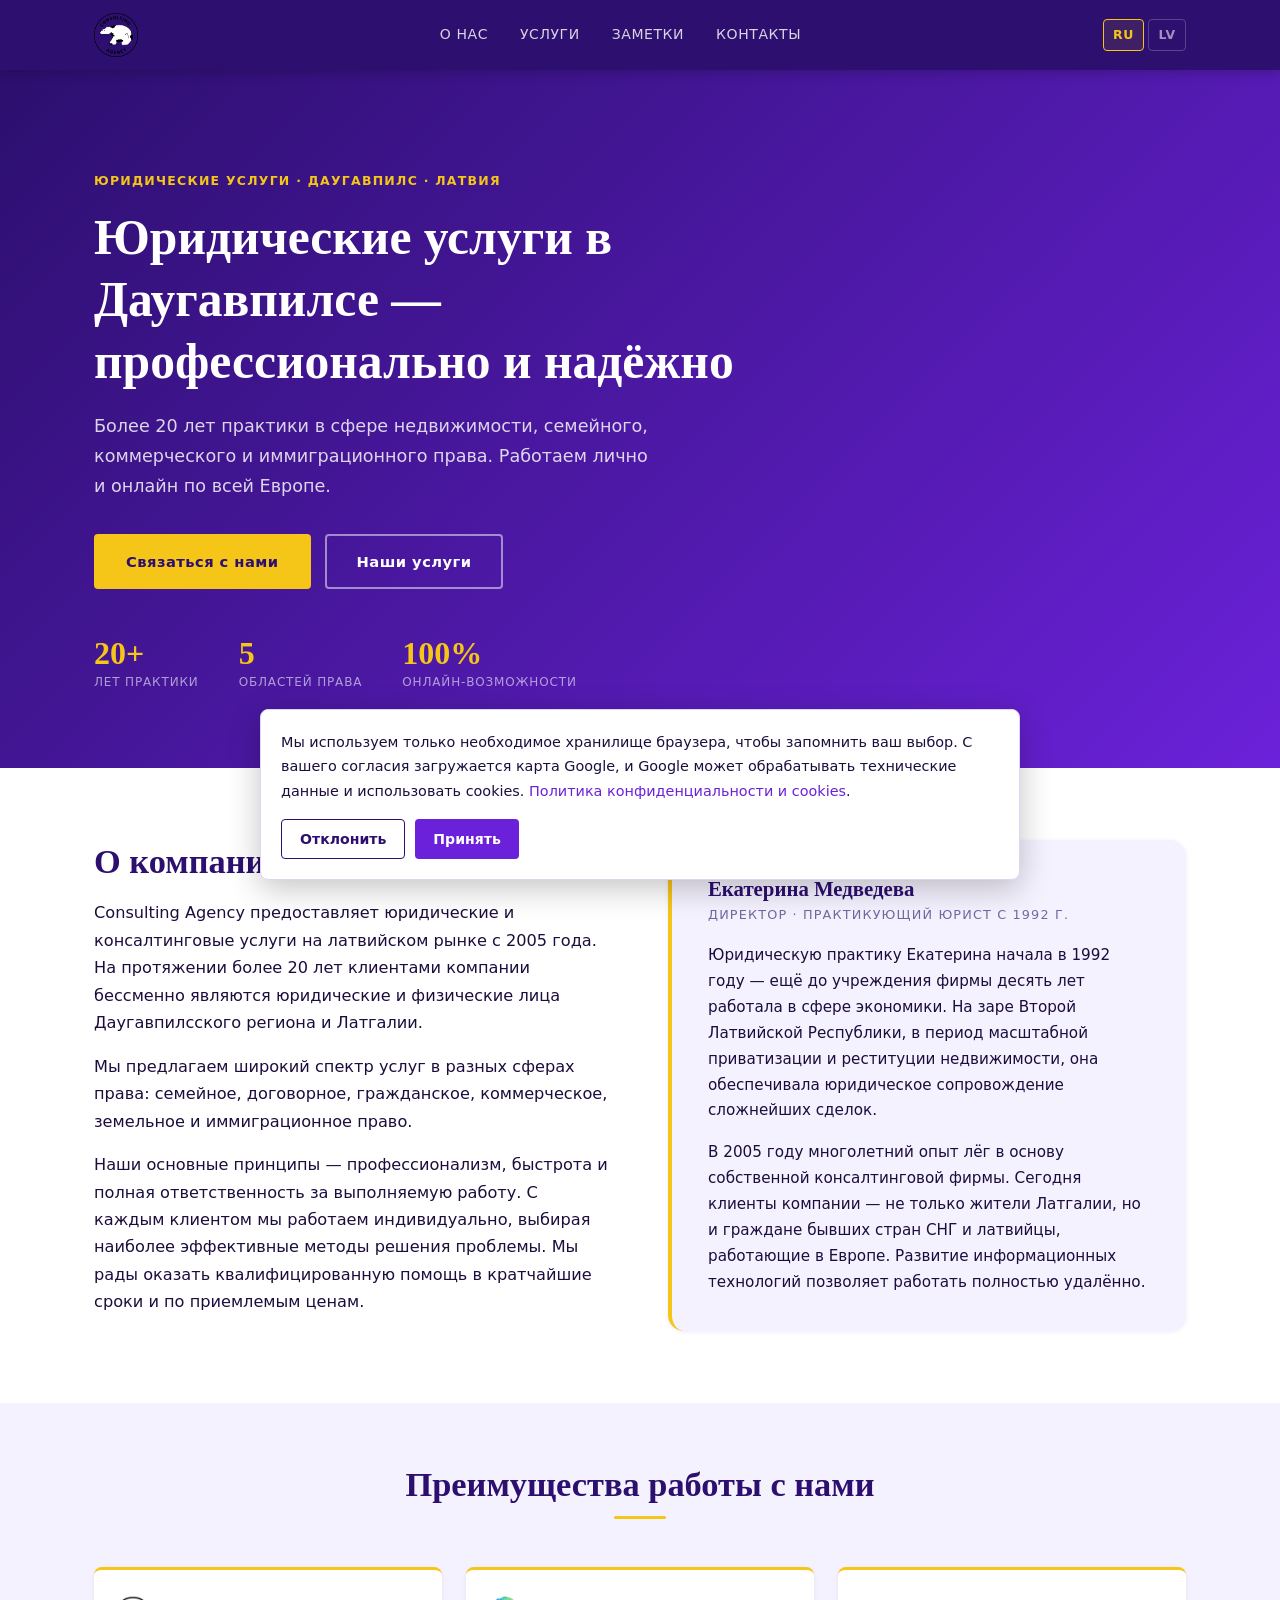
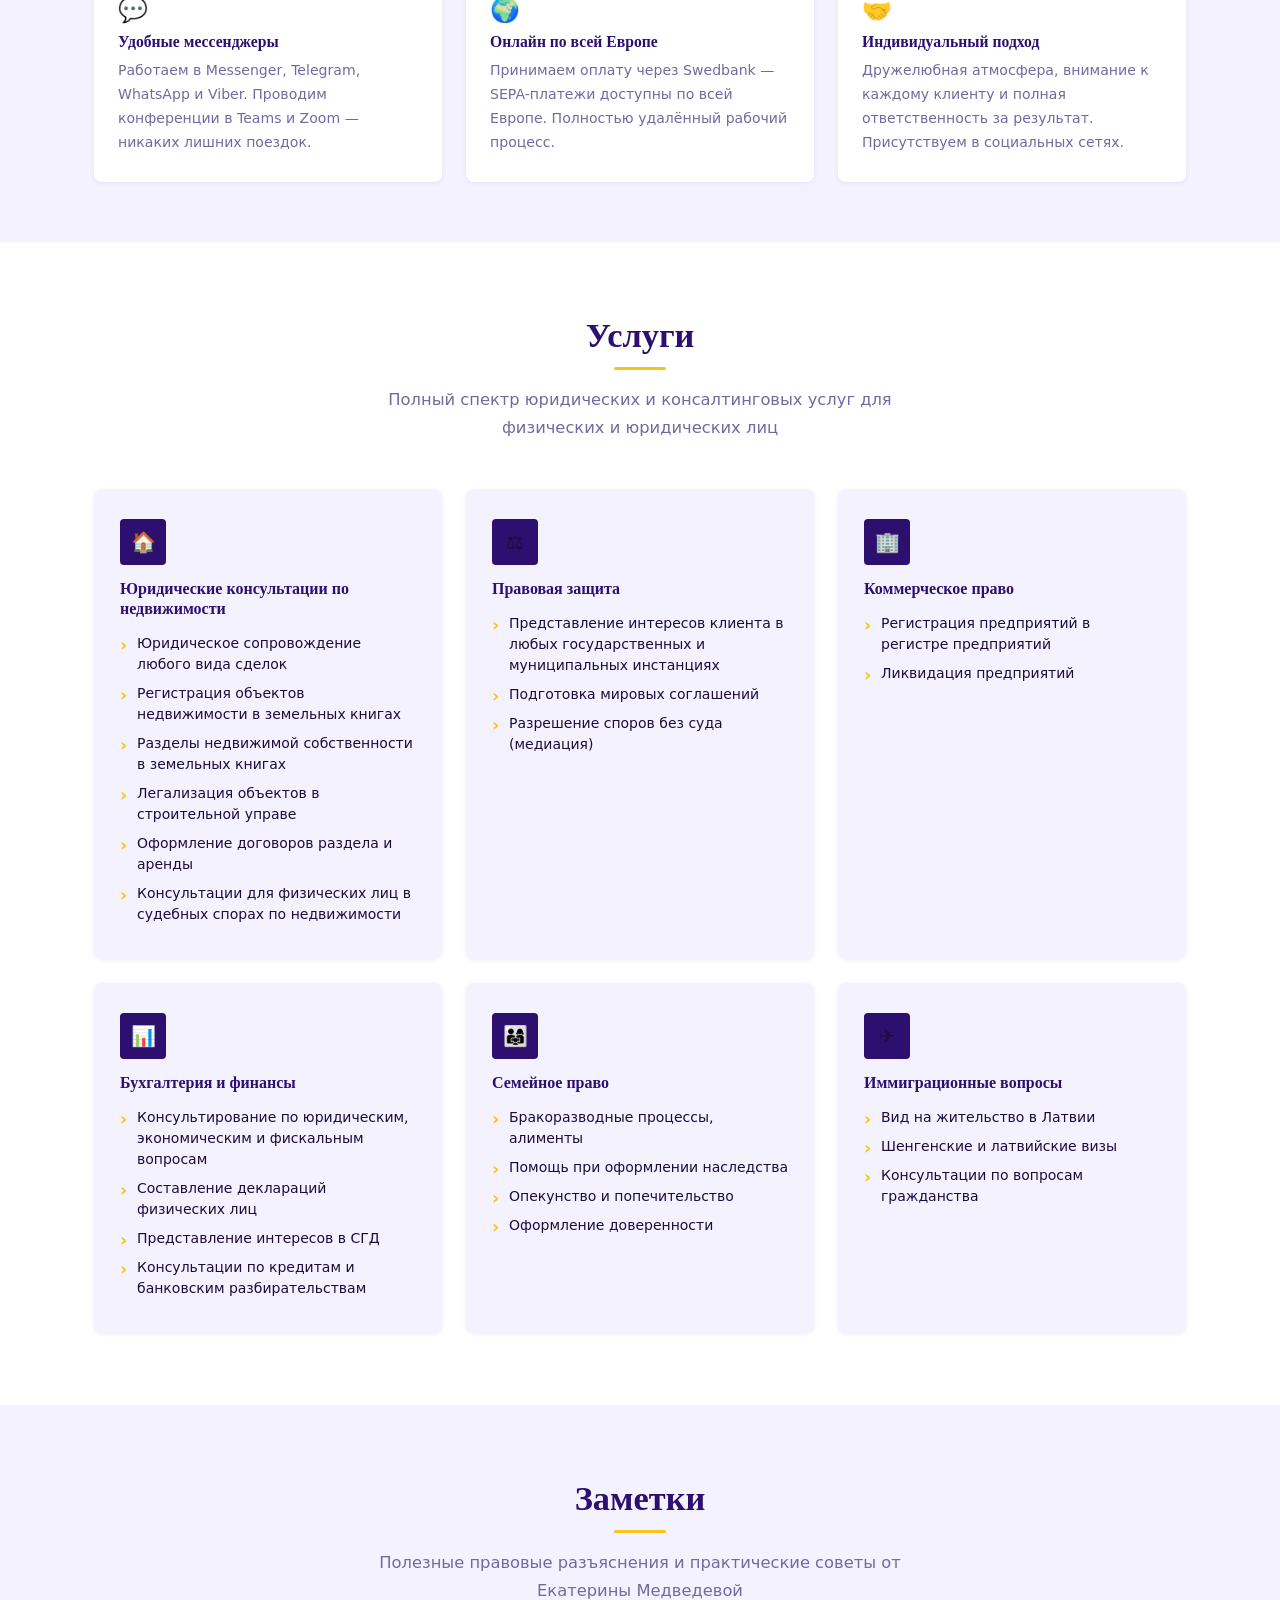
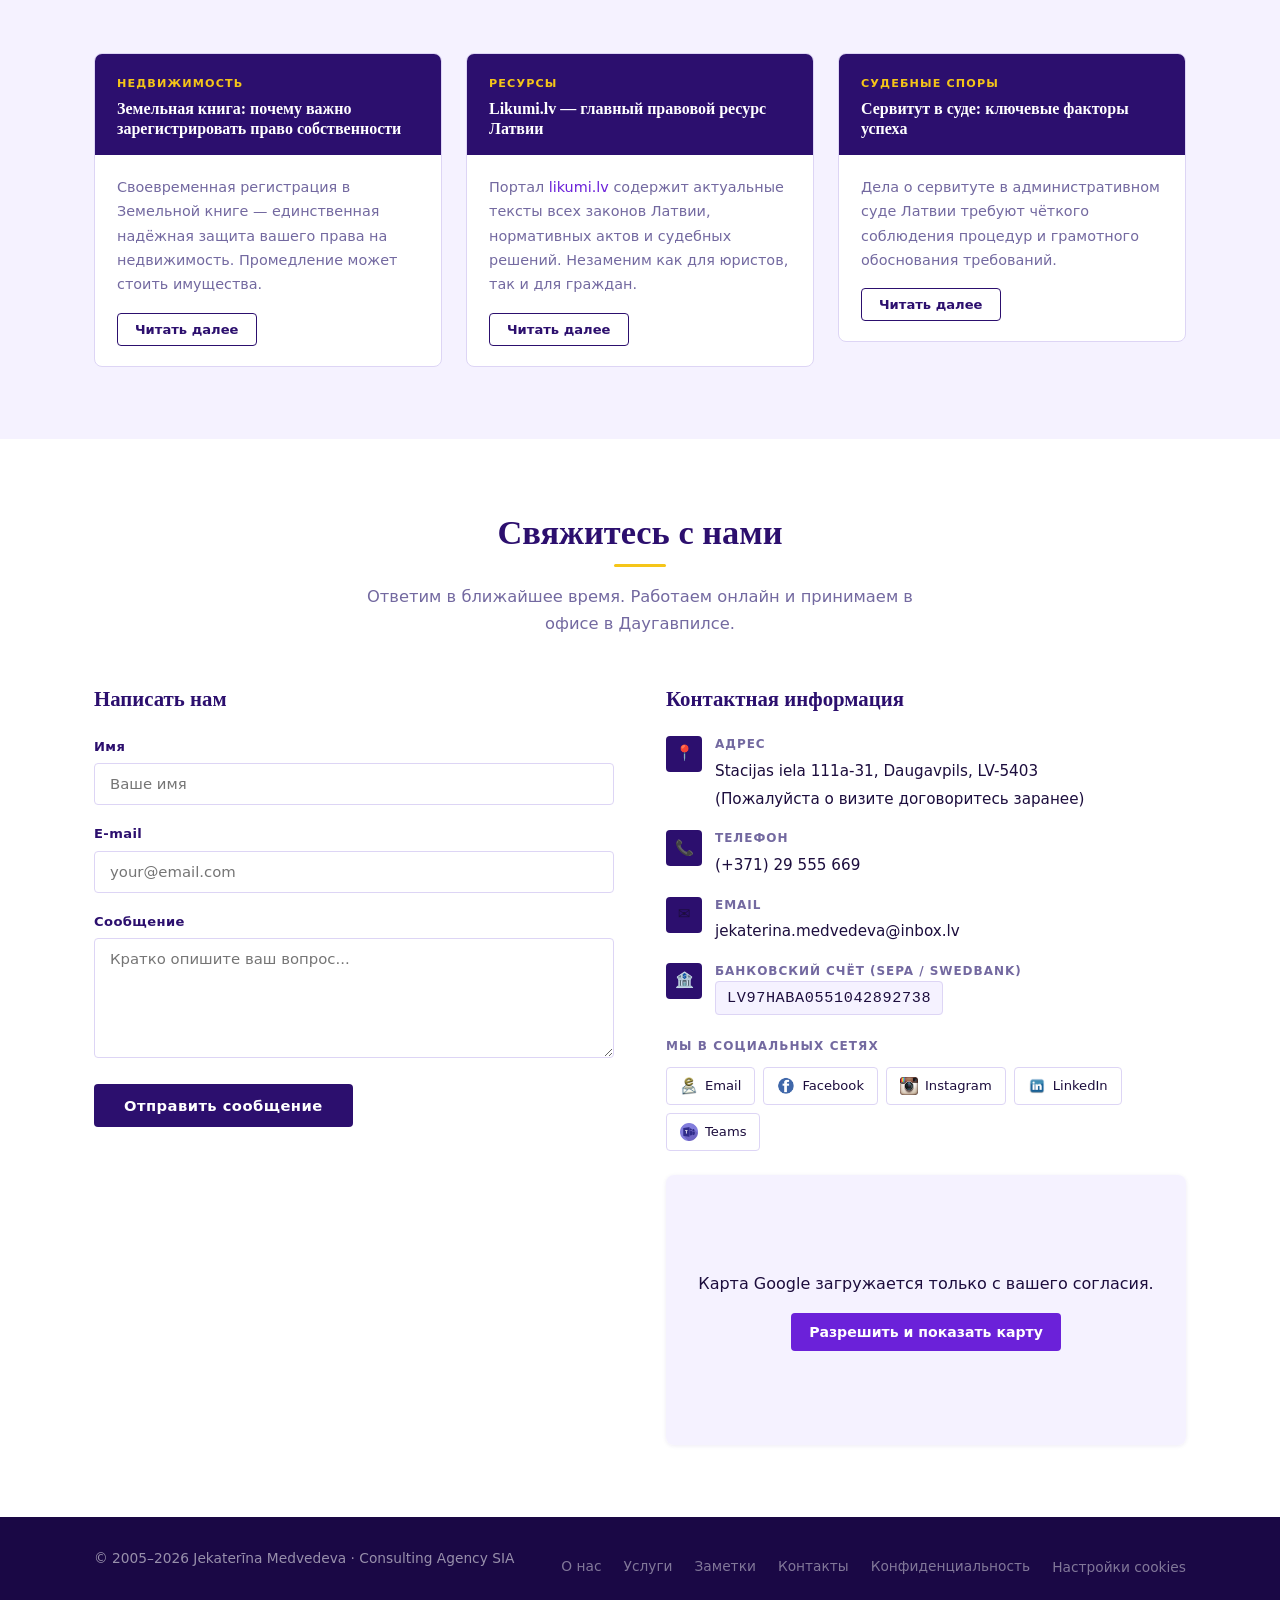
<file: index.html>
﻿<!DOCTYPE html>
<html lang="ru">
<head>
  <meta charset="utf-8">
  <meta name="viewport" content="width=device-width, initial-scale=1.0">
  <meta http-equiv="X-UA-Compatible" content="IE=edge">

  <!-- === Основные SEO-теги === -->
  <title>Юридические услуги в Даугавпилсе | Consulting Agency</title>
  <meta name="description" content="Юридические услуги в Даугавпилсе с 2005 года. Недвижимость, семейное право, коммерческое право, иммиграция. Консультация онлайн по всей Европе. ☎ +371 29 555 669">
  <meta name="keywords" content="юридические услуги Даугавпилс, юрист в Даугавпилсе, юридическая консультация Даугавпилс, юрист Латвия, юридическая помощь Латгалия, семейное право Даугавпилс, развод алименты Латвия, наследство Даугавпилс, земельная книга Латвия, регистрация недвижимости Латвия, вид на жительство Латвия, коммерческое право Латвия, регистрация предприятия Латвия, юрист онлайн Европа, Jekaterina Medvedeva юрист">
  <meta name="robots" content="index, follow, max-snippet:-1, max-image-preview:large, max-video-preview:-1">
  <meta name="author" content="Jekaterina Medvedeva, Consulting Agency SIA">

  <!-- === Canonical URL — замените на реальный домен сайта === -->
  <link rel="canonical" href="https://consulting.lv/">

  <!-- === Hreflang: двуязычный сайт === -->
  <link rel="alternate" hreflang="ru" href="index.html">
  <link rel="alternate" hreflang="lv" href="index-LV.html">
  <link rel="alternate" hreflang="x-default" href="index.html">

  <!-- === Географические мета-теги (локальный поиск) === -->
  <meta name="geo.region" content="LV-DGV">
  <meta name="geo.placename" content="Daugavpils, Latvija">
  <meta name="geo.position" content="55.8753;26.5357">
  <meta name="ICBM" content="55.8753, 26.5357">

  <!-- === Open Graph (Facebook, WhatsApp, ВКонтакте) === -->
  <meta property="og:type" content="website">
  <meta property="og:locale" content="ru_RU">
  <meta property="og:locale:alternate" content="lv_LV">
  <meta property="og:title" content="Юридические услуги в Даугавпилсе | Consulting Agency">
  <meta property="og:description" content="Юридические услуги в Даугавпилсе с 2005 года. Недвижимость, семейное право, коммерческое право, иммиграция. Консультация онлайн по всей Европе.">
  <meta property="og:image" content="images/logo.png">
  <meta property="og:site_name" content="Consulting Agency SIA">
  <meta property="og:url" content="https://consulting.lv/">

  <!-- === Favicon === -->
  <link rel="shortcut icon" href="images/favicon.ico" type="image/x-icon">

  <!-- === Шрифты === -->
  <link rel="stylesheet" href="styles.css">

  <!-- === JSON-LD: структурированные данные для Google (LocalBusiness + LegalService) === -->
  <script type="application/ld+json">
  {
    "@context": "https://schema.org",
    "@type": "LegalService",
    "name": "Consulting Agency SIA",
    "alternateName": ["Консалтинг Агентство Даугавпилс", "Юридические услуги Даугавпилс"],
    "description": "Юридические и консалтинговые услуги в Даугавпилсе и Латвии с 2005 года. Недвижимость, семейное право, коммерческое право, иммиграция.",
    "telephone": "+37129555669",
    "email": "jekaterina.medvedeva@inbox.lv",
    "address": {
      "@type": "PostalAddress",
      "streetAddress": "Stacijas iela 111a-31",
      "addressLocality": "Daugavpils",
      "postalCode": "LV-5403",
      "addressCountry": "LV"
    },
    "geo": {
      "@type": "GeoCoordinates",
      "latitude": 55.8753,
      "longitude": 26.5357
    },
    "areaServed": [
      { "@type": "City", "name": "Daugavpils" },
      { "@type": "AdministrativeArea", "name": "Latgale" },
      { "@type": "Country", "name": "Latvia" }
    ],
    "employee": {
      "@type": "Person",
      "name": "Jekaterina Medvedeva",
      "jobTitle": "Jurists / Direktore"
    },
    "foundingDate": "2005",
    "priceRange": "\u20ac\u20ac",
    "openingHours": "Mo-Fr 09:00-18:00",
    "sameAs": [
      "https://www.facebook.com/SIAConsultingAgency",
      "https://www.instagram.com/consulting.agency.d/",
      "https://www.linkedin.com/company/sia-consulting-agency/"
    ],
    "hasOfferCatalog": {
      "@type": "OfferCatalog",
      "name": "Юридические услуги",
      "itemListElement": [
        { "@type": "Offer", "itemOffered": { "@type": "Service", "name": "Юридические консультации по недвижимости в Даугавпилсе" } },
        { "@type": "Offer", "itemOffered": { "@type": "Service", "name": "Правовая защита и медиация" } },
        { "@type": "Offer", "itemOffered": { "@type": "Service", "name": "Коммерческое право и регистрация предприятий" } },
        { "@type": "Offer", "itemOffered": { "@type": "Service", "name": "Семейное право: развод, алименты, наследство" } },
        { "@type": "Offer", "itemOffered": { "@type": "Service", "name": "Вид на жительство и иммиграция в Латвию" } }
      ]
    }
  }
  </script>

</head>
<body>

  <!-- ===== HEADER ===== -->
  <header class="site-header" role="banner">
    <div class="header-inner">
      <a href="index.html" class="site-logo" aria-label="Consulting Agency — главная">
        <img src="images/logo.png" alt="Consulting Agency">
      </a>
      <nav class="site-nav" id="siteNav" role="navigation" aria-label="Основная навигация">
        <a href="#about">О нас</a>
        <a href="#services">Услуги</a>
        <a href="#articles">Заметки</a>
        <a href="#contacts">Контакты</a>
      </nav>
      <div class="lang-switcher" aria-label="Язык">
        <a href="index.html" class="active" hreflang="ru" aria-current="page">RU</a>
        <a href="index-LV.html" hreflang="lv">LV</a>
      </div>
      <button class="nav-toggle" id="navToggle" aria-label="Открыть меню" aria-expanded="false">
        <span></span><span></span><span></span>
      </button>
    </div>
  </header>

  <!-- ===== HERO ===== -->
  <section class="hero" aria-label="Приветствие">
    <div class="container">
      <div class="hero-content">
        <span class="hero-eyebrow">Юридические услуги · Даугавпилс · Латвия</span>
        <h1>Юридические услуги в Даугавпилсе — профессионально и надёжно</h1>
        <p class="hero-tagline">Более 20 лет практики в сфере недвижимости, семейного, коммерческого и иммиграционного права. Работаем лично и онлайн по всей Европе.</p>
        <div class="hero-actions">
          <a href="#contacts" class="btn btn-primary">Связаться с нами</a>
          <a href="#services" class="btn btn-outline">Наши услуги</a>
        </div>
        <div class="hero-stats">
          <div class="hero-stat">
            <span class="hero-stat-num">20+</span>
            <span class="hero-stat-label">лет практики</span>
          </div>
          <div class="hero-stat">
            <span class="hero-stat-num">5</span>
            <span class="hero-stat-label">областей права</span>
          </div>
          <div class="hero-stat">
            <span class="hero-stat-num">100%</span>
            <span class="hero-stat-label">онлайн-возможности</span>
          </div>
        </div>
      </div>
    </div>
  </section>

  <!-- ===== ABOUT ===== -->
  <section class="about" id="about">
    <div class="container">
      <div class="about-grid">
        <div class="about-text">
          <h2>О компании</h2>
          <p>Consulting Agency предоставляет юридические и консалтинговые услуги на латвийском рынке с 2005 года. На протяжении более 20 лет клиентами компании бессменно являются юридические и физические лица Даугавпилсского региона и Латгалии.</p>
          <p>Мы предлагаем широкий спектр услуг в разных сферах права: семейное, договорное, гражданское, коммерческое, земельное и иммиграционное право.</p>
          <p>Наши основные принципы — профессионализм, быстрота и полная ответственность за выполняемую работу. С каждым клиентом мы работаем индивидуально, выбирая наиболее эффективные методы решения проблемы. Мы рады оказать квалифицированную помощь в кратчайшие сроки и по приемлемым ценам.</p>
        </div>
        <aside>
          <div class="expert-card">
            <h3>Екатерина Медведева</h3>
            <span class="expert-role">Директор · Практикующий юрист с 1992 г.</span>
            <p>Юридическую практику Екатерина начала в 1992 году — ещё до учреждения фирмы десять лет работала в сфере экономики. На заре Второй Латвийской Республики, в период масштабной приватизации и реституции недвижимости, она обеспечивала юридическое сопровождение сложнейших сделок.</p>
            <p style="margin-top:0.8rem;">В 2005 году многолетний опыт лёг в основу собственной консалтинговой фирмы. Сегодня клиенты компании — не только жители Латгалии, но и граждане бывших стран СНГ и латвийцы, работающие в Европе. Развитие информационных технологий позволяет работать полностью удалённо.</p>
          </div>
        </aside>
      </div>
    </div>
  </section>

  <!-- ===== ADVANTAGES ===== -->
  <section class="section-alt" id="advantages" style="padding:60px 0;">
    <div class="container">
      <div class="section-header">
        <h2>Преимущества работы с нами</h2>
        <div class="section-divider"></div>
      </div>
      <div class="advantages-grid">
        <div class="advantage-card">
          <div class="advantage-icon">💬</div>
          <h3>Удобные мессенджеры</h3>
          <p>Работаем в Messenger, Telegram, WhatsApp и Viber. Проводим конференции в Teams и Zoom — никаких лишних поездок.</p>
        </div>
        <div class="advantage-card">
          <div class="advantage-icon">🌍</div>
          <h3>Онлайн по всей Европе</h3>
          <p>Принимаем оплату через Swedbank — SEPA-платежи доступны по всей Европе. Полностью удалённый рабочий процесс.</p>
        </div>
        <div class="advantage-card">
          <div class="advantage-icon">🤝</div>
          <h3>Индивидуальный подход</h3>
          <p>Дружелюбная атмосфера, внимание к каждому клиенту и полная ответственность за результат. Присутствуем в социальных сетях.</p>
        </div>
      </div>
    </div>
  </section>

  <!-- ===== SERVICES ===== -->
  <section class="services" id="services">
    <div class="container">
      <div class="section-header">
        <h2>Услуги</h2>
        <div class="section-divider"></div>
        <p>Полный спектр юридических и консалтинговых услуг для физических и юридических лиц</p>
      </div>
      <div class="services-grid">

        <div class="service-card">
          <div class="service-icon">🏠</div>
          <h3>Юридические консультации по недвижимости</h3>
          <ul>
            <li>Юридическое сопровождение любого вида сделок</li>
            <li>Регистрация объектов недвижимости в земельных книгах</li>
            <li>Разделы недвижимой собственности в земельных книгах</li>
            <li>Легализация объектов в строительной управе</li>
            <li>Оформление договоров раздела и аренды</li>
            <li>Консультации для физических лиц в судебных спорах по недвижимости</li>
          </ul>
        </div>

        <div class="service-card">
          <div class="service-icon">⚖️</div>
          <h3>Правовая защита</h3>
          <ul>
            <li>Представление интересов клиента в любых государственных и муниципальных инстанциях</li>
            <li>Подготовка мировых соглашений</li>
            <li>Разрешение споров без суда (медиация)</li>
          </ul>
        </div>

        <div class="service-card">
          <div class="service-icon">🏢</div>
          <h3>Коммерческое право</h3>
          <ul>
            <li>Регистрация предприятий в регистре предприятий</li>
            <li>Ликвидация предприятий</li>
          </ul>
        </div>

        <div class="service-card">
          <div class="service-icon">📊</div>
          <h3>Бухгалтерия и финансы</h3>
          <ul>
            <li>Консультирование по юридическим, экономическим и фискальным вопросам</li>
            <li>Составление деклараций физических лиц</li>
            <li>Представление интересов в СГД</li>
            <li>Консультации по кредитам и банковским разбирательствам</li>
          </ul>
        </div>

        <div class="service-card">
          <div class="service-icon">👨‍👩‍👧</div>
          <h3>Семейное право</h3>
          <ul>
            <li>Бракоразводные процессы, алименты</li>
            <li>Помощь при оформлении наследства</li>
            <li>Опекунство и попечительство</li>
            <li>Оформление доверенности</li>
          </ul>
        </div>

        <div class="service-card">
          <div class="service-icon">✈️</div>
          <h3>Иммиграционные вопросы</h3>
          <ul>
            <li>Вид на жительство в Латвии</li>
            <li>Шенгенские и латвийские визы</li>
            <li>Консультации по вопросам гражданства</li>
          </ul>
        </div>

      </div>
    </div>
  </section>

  <!-- ===== ARTICLES =====
       КАК ДОБАВИТЬ НОВУЮ ЗАМЕТКУ:
       1. Скопируйте блок <article class="article-card"> ниже
       2. Замените текст в .article-card-header (тег + заголовок)
       3. Заполните .article-excerpt (1-2 предложения)
       4. Заполните .article-full (полный текст — любой HTML)
       5. Сохраните файл. Готово!
  -->
  <section class="articles section-alt" id="articles">
    <div class="container">
      <div class="section-header">
        <h2>Заметки</h2>
        <div class="section-divider"></div>
        <p>Полезные правовые разъяснения и практические советы от Екатерины Медведевой</p>
      </div>
      <div class="articles-grid">

        <!-- ЗАМЕТКА 1 -->
        <article class="article-card">
          <div class="article-card-header">
            <span class="article-tag">Недвижимость</span>
            <h3>Земельная книга: почему важно зарегистрировать право собственности</h3>
          </div>
          <div class="article-card-body">
            <p class="article-excerpt">Своевременная регистрация в Земельной книге — единственная надёжная защита вашего права на недвижимость. Промедление может стоить имущества.</p>
            <div class="article-full">
              <p>Каждый день многие латвийцы обращаются в Земельную книгу — государственный реестр недвижимой собственности — для того, чтобы узаконить своё право. Право на недвижимость может быть получено в результате дарения, купли-продажи или вступления в наследство.</p>
              <p>Если человек не зарегистрировал право собственности, он рискует не только потерять возможность совершать сделки, но и стать жертвой мошенничества. Из практики: человек купил дом с землёй и откладывал регистрацию 10 лет. Через десять лет пришёл новый хозяин с оформленными документами. Или другой случай — квартира была перепродана, пока покупатель тянул с регистрацией.</p>
              <p><strong>Что ещё фиксирует Земельная книга:</strong> договор найма, отметку о пожизненном проживании, сервитуты, обременения. Все эти записи надёжно защищают ваши права перед третьими лицами.</p>
              <p><strong>Стоимость регистрации:</strong> между близкими родственниками — 0,5% от стоимости объекта; между чужими людьми — 3% при дарении, 1,5% при купле-продаже.</p>
              <p>Актуальный калькулятор пошлин: <a href="https://www.zemesgramata.lv/saturs/lv/9-1-1" target="_blank" rel="noopener">zemesgramata.lv</a>. Нормативная база: <a href="https://likumi.lv/doc.php?id=200087" target="_blank" rel="noopener">Likumi.lv</a>.</p>
            </div>
            <button class="article-toggle" aria-expanded="false">Читать далее</button>
          </div>
        </article>

        <!-- ЗАМЕТКА 2 -->
        <article class="article-card">
          <div class="article-card-header">
            <span class="article-tag">Ресурсы</span>
            <h3>Likumi.lv — главный правовой ресурс Латвии</h3>
          </div>
          <div class="article-card-body">
            <p class="article-excerpt">Портал <a href="https://likumi.lv/" target="_blank" rel="noopener">likumi.lv</a> содержит актуальные тексты всех законов Латвии, нормативных актов и судебных решений. Незаменим как для юристов, так и для граждан.</p>
            <div class="article-full">
              <p>Сайт законов Латвии полезен для юристов, адвокатов и других профессионалов, работающих с латвийским законодательством. Здесь можно найти самые актуальные версии законов, регламентирующих различные области жизни в Латвии, а также нормативные акты и судебные решения.</p>
              <p>Сайт также доступен обычным гражданам, которые хотят узнать о законах и правах, регулирующих их жизнь в Латвии. Все тексты обновляются в режиме реального времени при внесении изменений.</p>
              <p>Доступен по адресу: <a href="https://likumi.lv/" target="_blank" rel="noopener">likumi.lv</a></p>
            </div>
            <button class="article-toggle" aria-expanded="false">Читать далее</button>
          </div>
        </article>

        <!-- ЗАМЕТКА 3 -->
        <article class="article-card">
          <div class="article-card-header">
            <span class="article-tag">Судебные споры</span>
            <h3>Сервитут в суде: ключевые факторы успеха</h3>
          </div>
          <div class="article-card-body">
            <p class="article-excerpt">Дела о сервитуте в административном суде Латвии требуют чёткого соблюдения процедур и грамотного обоснования требований.</p>
            <div class="article-full">
              <p>Основные факторы успеха в административном суде Латвии по делам о сервитуте:</p>
              <ol>
                <li><strong>Точное соблюдение процедуры.</strong> Все предусмотренные законодательством Латвии процедуры должны быть выполнены безупречно, иначе суд может отказать в рассмотрении дела.</li>
                <li><strong>Правильное обоснование иска.</strong> Требования должны быть чётко сформулированы и подкреплены доказательствами.</li>
                <li><strong>Выбор компетентного суда.</strong> Важно выбрать тот суд, который имеет полномочия рассматривать именно данный тип споров.</li>
                <li><strong>Профессиональная юридическая помощь.</strong> Грамотное юридическое сопровождение существенно повышает шансы на успешное разрешение спора.</li>
              </ol>
            </div>
            <button class="article-toggle" aria-expanded="false">Читать далее</button>
          </div>
        </article>

      </div>
    </div>
  </section>

  <!-- ===== CONTACTS ===== -->
  <section class="contacts" id="contacts">
    <div class="container">
      <div class="section-header">
        <h2>Свяжитесь с нами</h2>
        <div class="section-divider"></div>
        <p>Ответим в ближайшее время. Работаем онлайн и принимаем в офисе в Даугавпилсе.</p>
      </div>
      <div class="contacts-grid">

        <div class="contact-form-wrap">
          <h3>Написать нам</h3>
          <form action="mailto:jekaterina.medvedeva@inbox.lv" method="post" enctype="text/plain">
            <div class="form-group">
              <label for="name">Имя</label>
              <input type="text" id="name" name="name" placeholder="Ваше имя" required autocomplete="name">
            </div>
            <div class="form-group">
              <label for="email">E-mail</label>
              <input type="email" id="email" name="email" placeholder="your@email.com" required autocomplete="email">
            </div>
            <div class="form-group">
              <label for="message">Сообщение</label>
              <textarea id="message" name="message" rows="5" placeholder="Кратко опишите ваш вопрос..." required></textarea>
            </div>
            <button type="submit" class="btn-submit">Отправить сообщение</button>
          </form>
        </div>

        <div class="contact-info">
          <h3>Контактная информация</h3>
          <div class="contact-info-list">
            <div class="contact-info-item">
              <div class="contact-info-icon">📍</div>
              <div class="contact-info-body">
                <strong>Адрес</strong>
                <span>Stacijas iela 111a-31, Daugavpils, LV-5403</span>
                <span><br>(Пожалуйста о визите договоритесь заранее)</span>
              </div>
            </div>
            <div class="contact-info-item">
              <div class="contact-info-icon">📞</div>
              <div class="contact-info-body">
                <strong>Телефон</strong>
                <a href="tel:+37129555669">(+371) 29 555 669</a>
              </div>
            </div>
            <div class="contact-info-item">
              <div class="contact-info-icon">✉️</div>
              <div class="contact-info-body">
                <strong>Email</strong>
                <a href="mailto:jekaterina.medvedeva@inbox.lv">jekaterina.medvedeva@inbox.lv</a>
              </div>
            </div>
            <div class="contact-info-item">
              <div class="contact-info-icon">🏦</div>
              <div class="contact-info-body">
                <strong>Банковский счёт (SEPA / Swedbank)</strong>
                <span class="iban-display">LV97HABA0551042892738</span>
              </div>
            </div>
          </div>

          <span class="social-section-label">Мы в социальных сетях</span>
          <div class="social-links">
            <a href="mailto:jekaterina.medvedeva@inbox.lv" class="social-link" aria-label="Email">
              <img src="images/emailanim.gif" alt=""> Email
            </a>
            <a href="https://www.facebook.com/SIAConsultingAgency" class="social-link" target="_blank" rel="noopener noreferrer" aria-label="Facebook">
              <img src="images/facebook.png" alt=""> Facebook
            </a>
            <a href="https://www.instagram.com/consulting.agency.d/" class="social-link" target="_blank" rel="noopener noreferrer" aria-label="Instagram">
              <img src="images/instagram.png" alt=""> Instagram
            </a>
            <a href="https://www.linkedin.com/company/sia-consulting-agency/" class="social-link" target="_blank" rel="noopener noreferrer" aria-label="LinkedIn">
              <img src="images/linkedin.png" alt=""> LinkedIn
            </a>
            <a href="https://teams.live.com/l/invite/FEA9JTDmdErSVDOwAM" class="social-link" target="_blank" rel="noopener noreferrer" aria-label="Microsoft Teams">
              <img src="images/teams.png" alt=""> Teams
            </a>
          </div>

          <div class="contact-map consent-required">
            <div class="map-placeholder">
              <p>Карта Google загружается только с вашего согласия.</p>
              <button type="button" class="btn-map-consent">Разрешить и показать карту</button>
            </div>
            <iframe
              data-consent-src="https://www.google.com/maps/embed/v1/place?q=111a%20Stacijas%20iela%2C%20Daugavpils%2C%20Daugavpils%20pils%C4%93ta%2C%20Latvijas%20Republika&key=AIzaSyC8jxQRJgV495TNDoHPRyB67vsFvUe_HB4"
              title="Местоположение офиса Consulting Agency в Даугавпилсе"
              allowfullscreen
              loading="lazy"
              referrerpolicy="no-referrer-when-downgrade">
            </iframe>
          </div>
        </div>

      </div>
    </div>
  </section>

  <!-- ===== FOOTER ===== -->
  <footer class="site-footer" role="contentinfo">
    <div class="container">
      <div class="footer-inner">
        <p class="footer-copy">© 2005–2026 Jekaterīna Medvedeva · Consulting Agency SIA</p>
        <nav class="footer-nav" aria-label="Навигация в подвале">
          <a href="#about">О нас</a>
          <a href="#services">Услуги</a>
          <a href="#articles">Заметки</a>
          <a href="#contacts">Контакты</a>
          <a href="privacy.html">Конфиденциальность</a>
          <button type="button" class="cookie-settings">Настройки cookies</button>
        </nav>
      </div>
    </div>
  </footer>

  <script src="articles.js"></script>
  <script src="consent.js"></script>
</body>
</html>
</file>
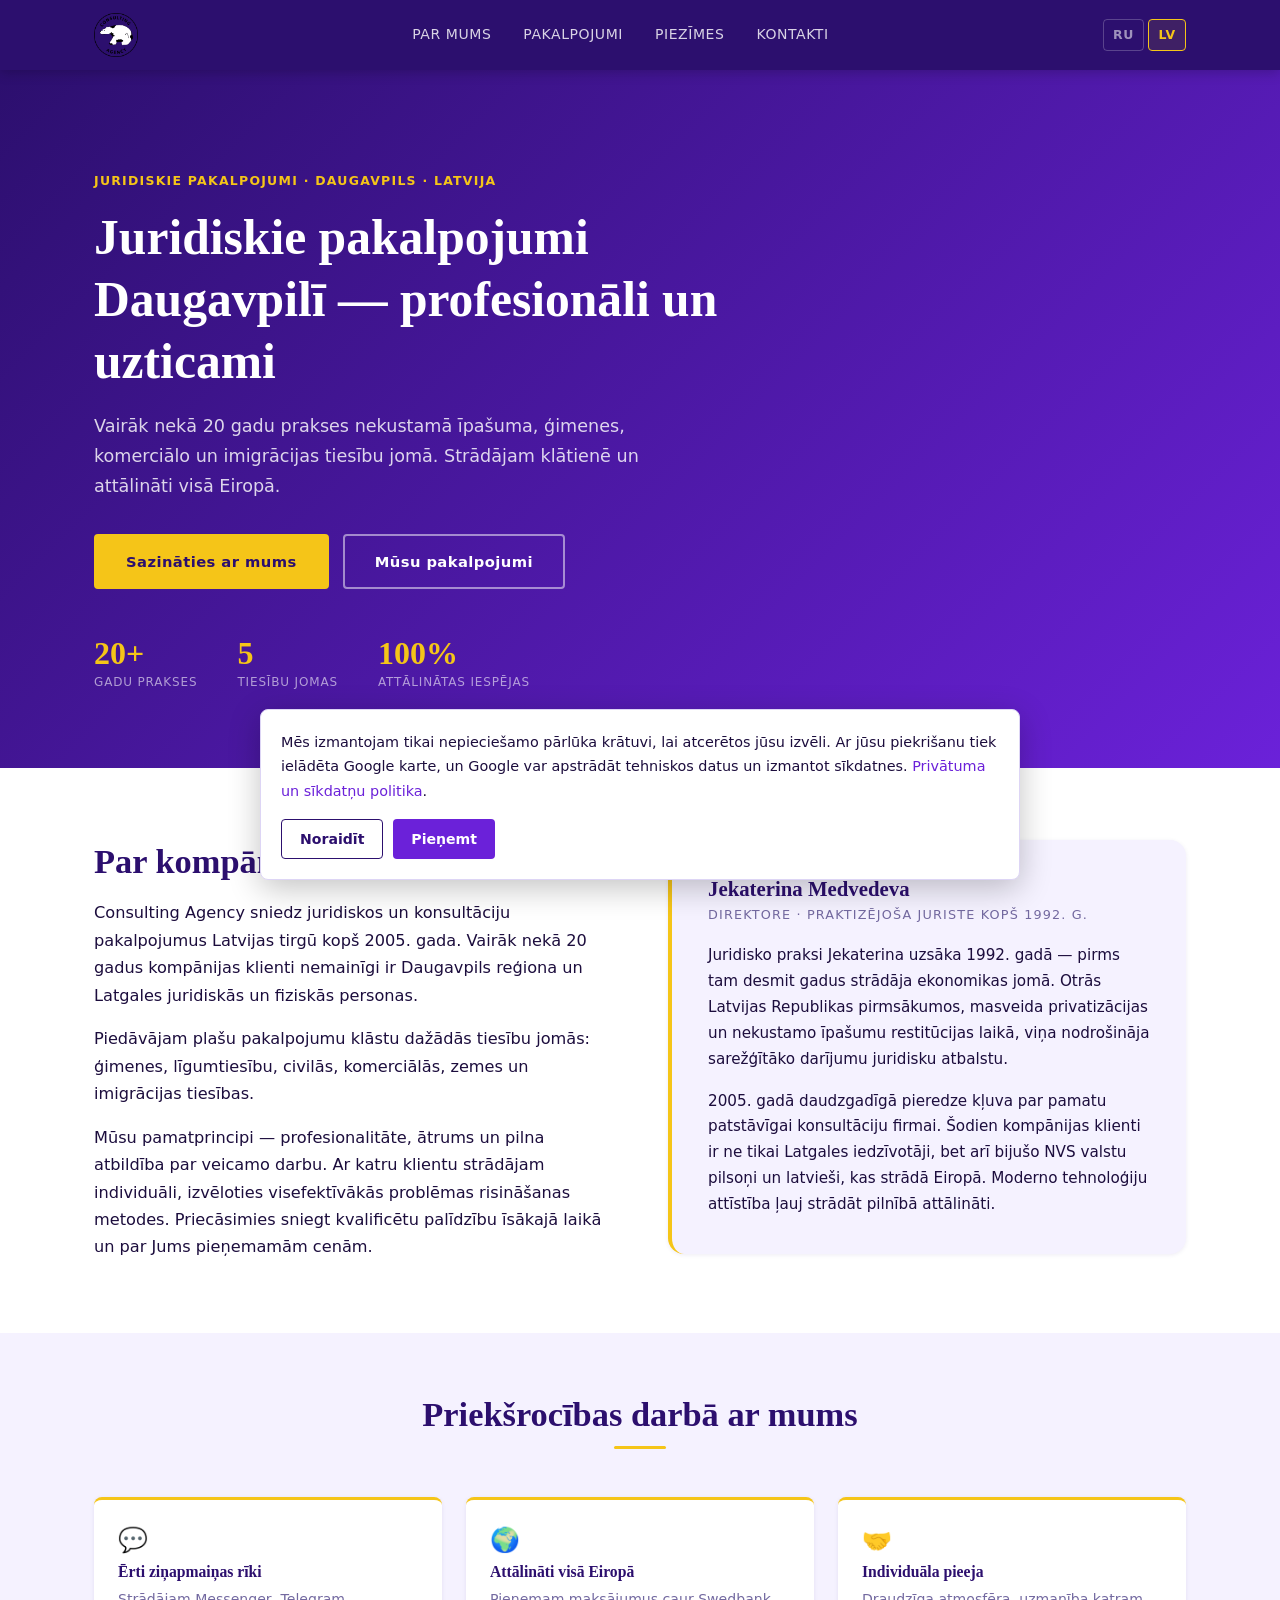
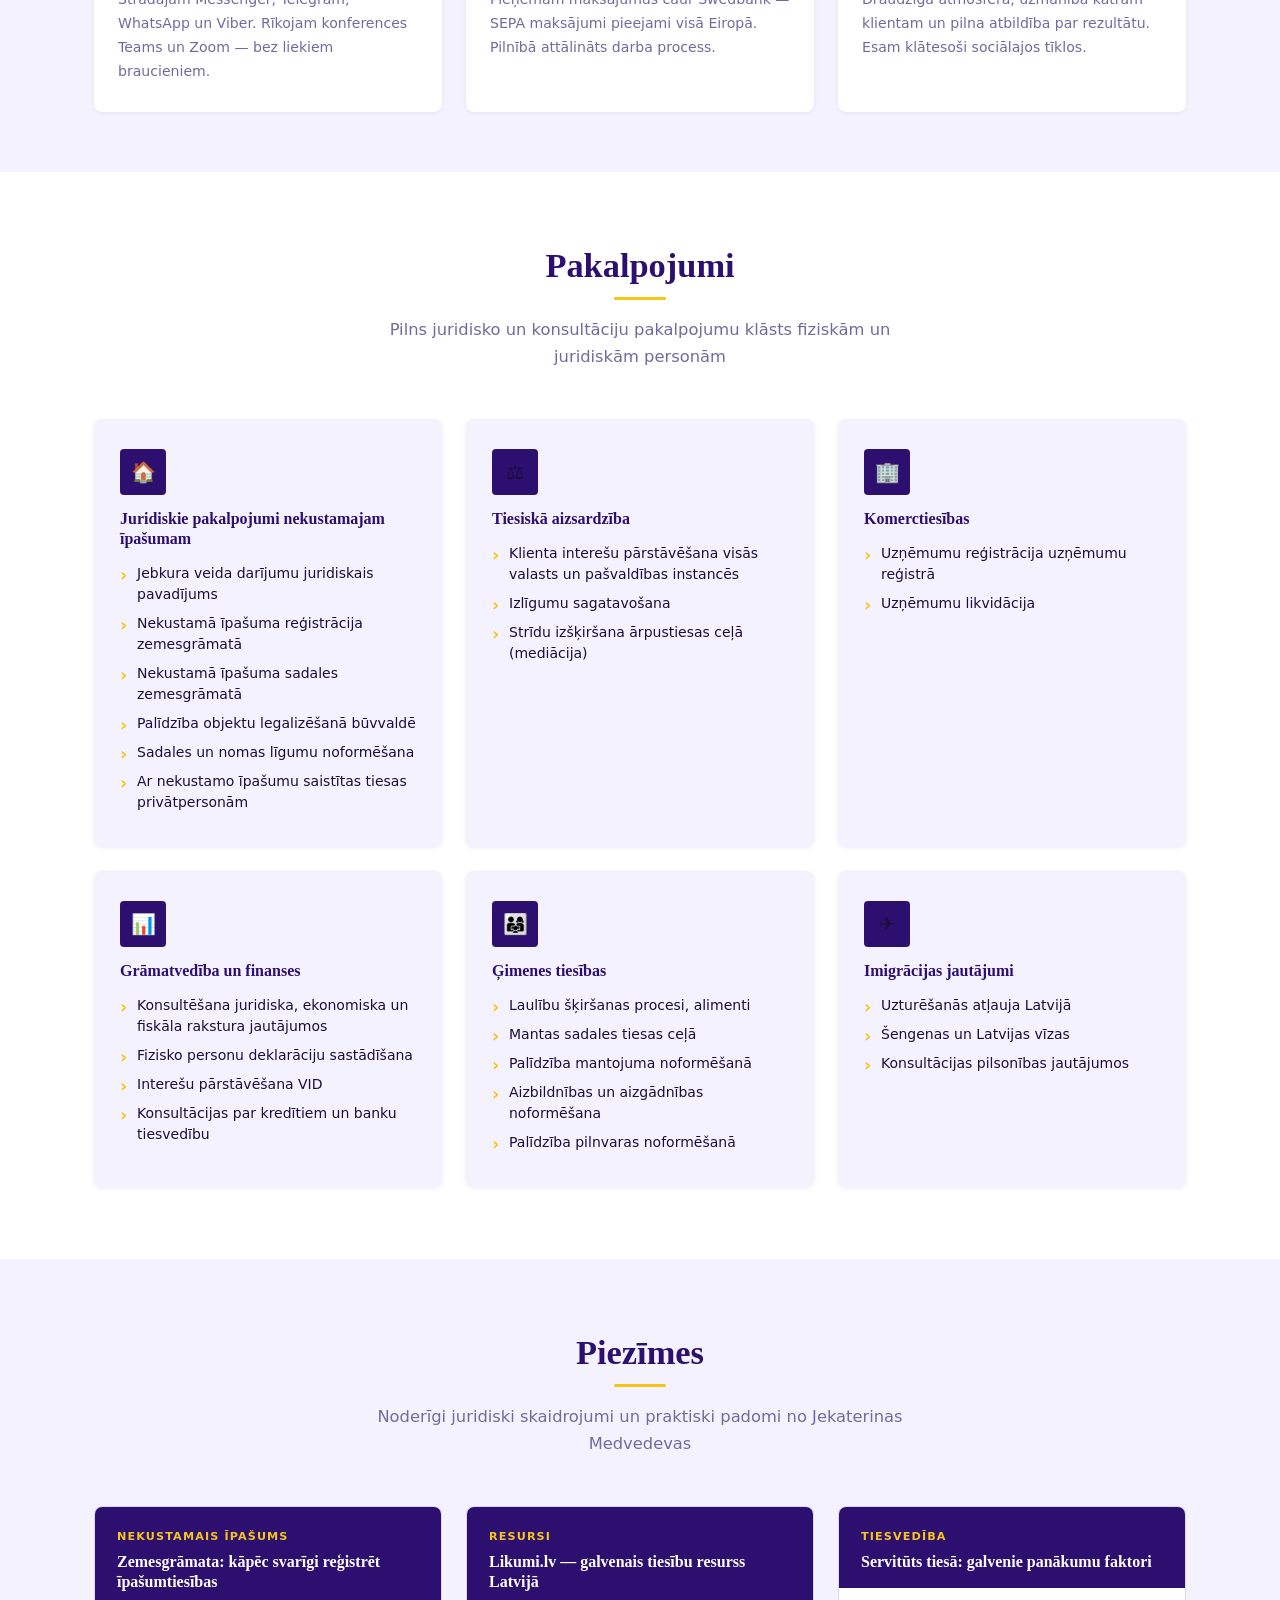
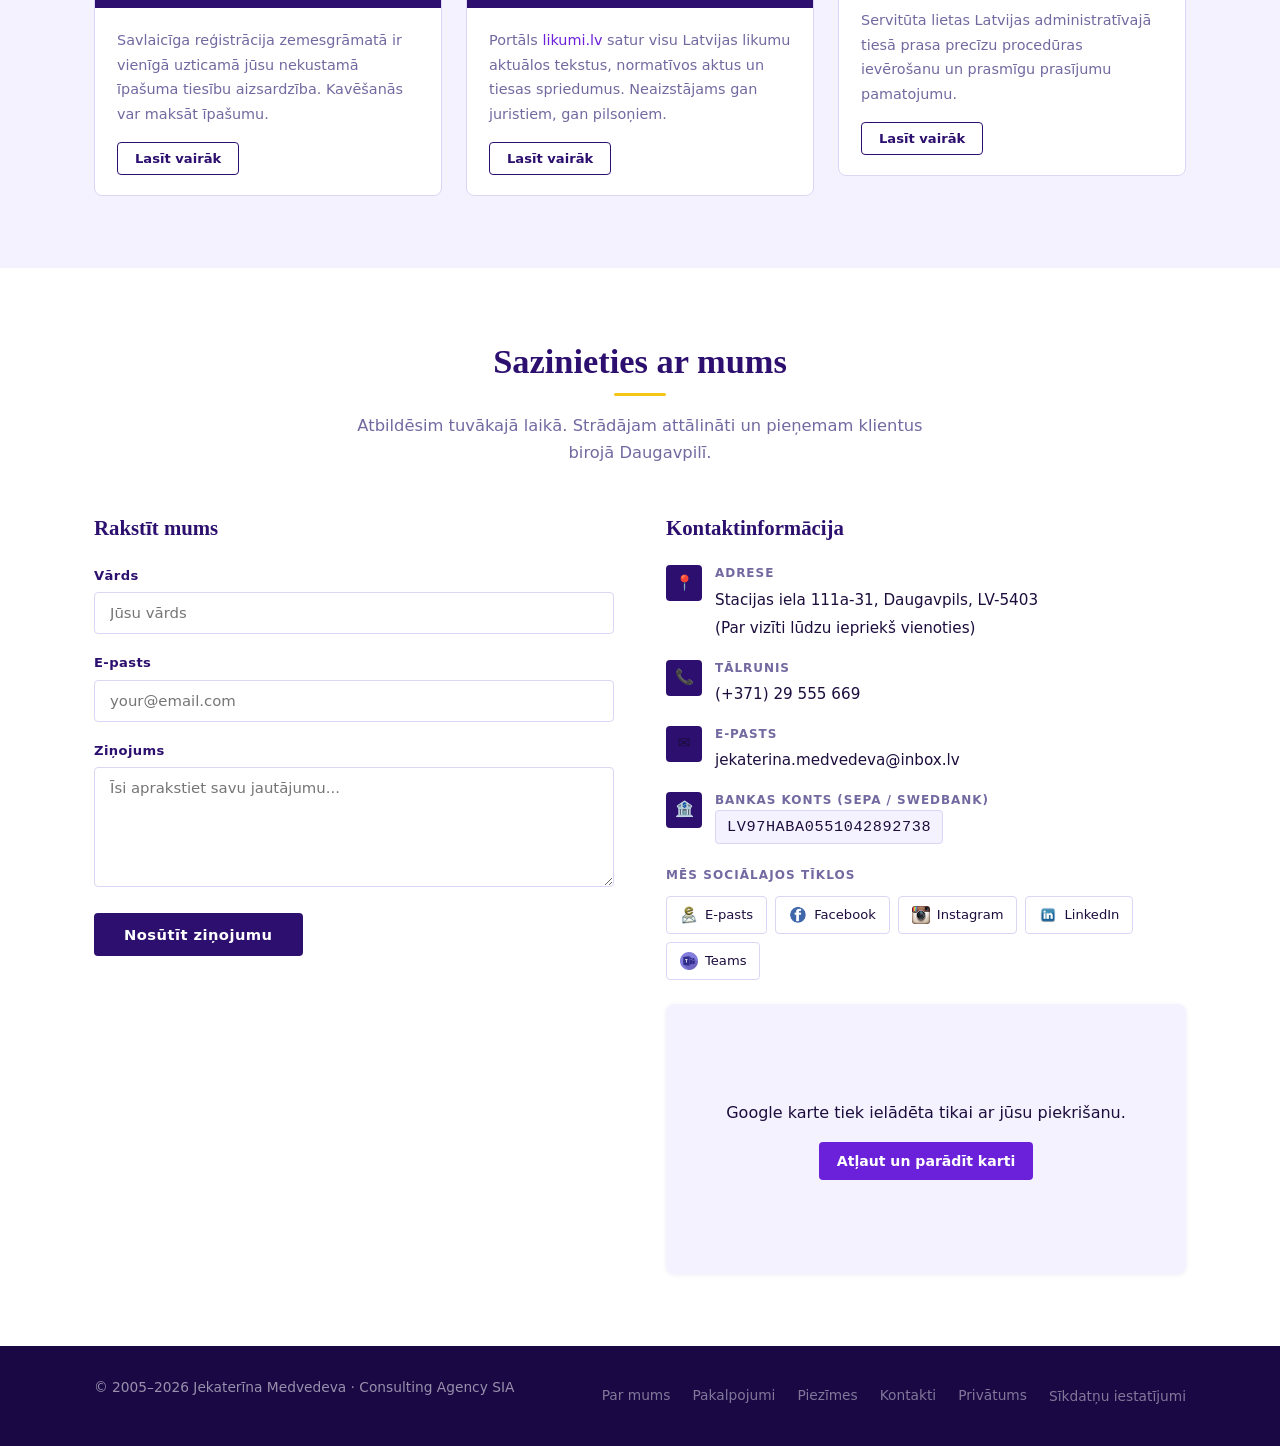
<file: index-LV.html>
﻿<!DOCTYPE html>
<html lang="lv">
<head>
  <meta charset="utf-8">
  <meta name="viewport" content="width=device-width, initial-scale=1.0">
  <meta http-equiv="X-UA-Compatible" content="IE=edge">

  <!-- === Galvenie SEO tagi === -->
  <title>Juridiskie pakalpojumi Daugavpilī | Consulting Agency</title>
  <meta name="description" content="Juridiskie pakalpojumi Daugavpilī kopš 2005. gada. Nekustamais īpašums, ģimenes tiesības, komerctiesības, imigrācija. Konsultācija attālināti visā Eiropā. ☎ +371 29 555 669">
  <meta name="keywords" content="juridiskie pakalpojumi Daugavpils, jurists Daugavpilī, juridiskā konsultācija Daugavpils, jurists Latvija, juridiskā palīdzība Latgale, ģimenes tiesības Daugavpils, laulību šķiršana alimenti Latvija, mantojums Daugavpils, zemesgrāmata Latvija, nekustamā īpašuma reģistrācija Latvija, uzturēšanās atļauja Latvija, komerctiesības Latvija, uzņēmumu reģistrācija Latvija, jurists attālināti Eiropa">
  <meta name="robots" content="index, follow, max-snippet:-1, max-image-preview:large, max-video-preview:-1">
  <meta name="author" content="Jekaterina Medvedeva, Consulting Agency SIA">

  <!-- === Canonical URL — aizstājiet ar īsto domēnu === -->
  <link rel="canonical" href="https://consulting.lv/index-LV.html">

  <!-- === Hreflang: divvalodu vietne === -->
  <link rel="alternate" hreflang="ru" href="index.html">
  <link rel="alternate" hreflang="lv" href="index-LV.html">
  <link rel="alternate" hreflang="x-default" href="index.html">

  <!-- === Ģeogrāfiskie meta tagi (lokālā meklēšana) === -->
  <meta name="geo.region" content="LV-DGV">
  <meta name="geo.placename" content="Daugavpils, Latvija">
  <meta name="geo.position" content="55.8753;26.5357">
  <meta name="ICBM" content="55.8753, 26.5357">

  <!-- === Open Graph (Facebook, WhatsApp) === -->
  <meta property="og:type" content="website">
  <meta property="og:locale" content="lv_LV">
  <meta property="og:locale:alternate" content="ru_RU">
  <meta property="og:title" content="Juridiskie pakalpojumi Daugavpilī | Consulting Agency">
  <meta property="og:description" content="Juridiskie pakalpojumi Daugavpilī kopš 2005. gada. Nekustamais īpašums, ģimenes tiesības, komerctiesības, imigrācija. Konsultācija attālināti visā Eiropā.">
  <meta property="og:image" content="images/logo.png">
  <meta property="og:site_name" content="Consulting Agency SIA">
  <meta property="og:url" content="https://consulting.lv/index-LV.html">

  <!-- === Favicon === -->
  <link rel="shortcut icon" href="images/favicon.ico" type="image/x-icon">

  <!-- === Fonti === -->
  <link rel="stylesheet" href="styles.css">

  <!-- === JSON-LD: strukturētie dati Google (LocalBusiness + LegalService) === -->
  <script type="application/ld+json">
  {
    "@context": "https://schema.org",
    "@type": "LegalService",
    "name": "Consulting Agency SIA",
    "alternateName": ["Juridiskie pakalpojumi Daugavpils", "Jurists Daugavpilī"],
    "description": "Juridiskie un konsultāciju pakalpojumi Daugavpilī un Latvijā kopš 2005. gada. Nekustamais īpašums, ģimenes tiesības, komerctiesības, imigrācija.",
    "telephone": "+37129555669",
    "email": "jekaterina.medvedeva@inbox.lv",
    "address": {
      "@type": "PostalAddress",
      "streetAddress": "Stacijas iela 111a-31",
      "addressLocality": "Daugavpils",
      "postalCode": "LV-5403",
      "addressCountry": "LV"
    },
    "geo": {
      "@type": "GeoCoordinates",
      "latitude": 55.8753,
      "longitude": 26.5357
    },
    "areaServed": [
      { "@type": "City", "name": "Daugavpils" },
      { "@type": "AdministrativeArea", "name": "Latgale" },
      { "@type": "Country", "name": "Latvia" }
    ],
    "employee": {
      "@type": "Person",
      "name": "Jekaterina Medvedeva",
      "jobTitle": "Jurists / Direktore"
    },
    "foundingDate": "2005",
    "priceRange": "\u20ac\u20ac",
    "openingHours": "Mo-Fr 09:00-18:00",
    "sameAs": [
      "https://www.facebook.com/SIAConsultingAgency",
      "https://www.instagram.com/consulting.agency.d/",
      "https://www.linkedin.com/company/sia-consulting-agency/"
    ],
    "hasOfferCatalog": {
      "@type": "OfferCatalog",
      "name": "Juridiskie pakalpojumi",
      "itemListElement": [
        { "@type": "Offer", "itemOffered": { "@type": "Service", "name": "Nekustamā īpašuma juridiskie pakalpojumi Daugavpilī" } },
        { "@type": "Offer", "itemOffered": { "@type": "Service", "name": "Tiesiskā aizsardzība un mediācija" } },
        { "@type": "Offer", "itemOffered": { "@type": "Service", "name": "Komerctiesības un uzņēmumu reģistrācija" } },
        { "@type": "Offer", "itemOffered": { "@type": "Service", "name": "Ģimenes tiesības: laulību šķiršana, alimenti, mantojums" } },
        { "@type": "Offer", "itemOffered": { "@type": "Service", "name": "Uzturēšanās atļauja un imigrācija Latvijā" } }
      ]
    }
  }
  </script>

</head>
<body>

  <!-- ===== HEADER ===== -->
  <header class="site-header" role="banner">
    <div class="header-inner">
      <a href="index-LV.html" class="site-logo" aria-label="Consulting Agency — sākumlapa">
        <img src="images/logo.png" alt="Consulting Agency">
      </a>
      <nav class="site-nav" id="siteNav" role="navigation" aria-label="Galvenā navigācija">
        <a href="#about">Par mums</a>
        <a href="#services">Pakalpojumi</a>
        <a href="#articles">Piezīmes</a>
        <a href="#contacts">Kontakti</a>
      </nav>
      <div class="lang-switcher" aria-label="Valoda">
        <a href="index.html" hreflang="ru">RU</a>
        <a href="index-LV.html" class="active" hreflang="lv" aria-current="page">LV</a>
      </div>
      <button class="nav-toggle" id="navToggle" aria-label="Atvērt izvēlni" aria-expanded="false">
        <span></span><span></span><span></span>
      </button>
    </div>
  </header>

  <!-- ===== HERO ===== -->
  <section class="hero" aria-label="Sveiciens">
    <div class="container">
      <div class="hero-content">
        <span class="hero-eyebrow">Juridiskie pakalpojumi · Daugavpils · Latvija</span>
        <h1>Juridiskie pakalpojumi Daugavpilī — profesionāli un uzticami</h1>
        <p class="hero-tagline">Vairāk nekā 20 gadu prakses nekustamā īpašuma, ģimenes, komerciālo un imigrācijas tiesību jomā. Strādājam klātienē un attālināti visā Eiropā.</p>
        <div class="hero-actions">
          <a href="#contacts" class="btn btn-primary">Sazināties ar mums</a>
          <a href="#services" class="btn btn-outline">Mūsu pakalpojumi</a>
        </div>
        <div class="hero-stats">
          <div class="hero-stat">
            <span class="hero-stat-num">20+</span>
            <span class="hero-stat-label">gadu prakses</span>
          </div>
          <div class="hero-stat">
            <span class="hero-stat-num">5</span>
            <span class="hero-stat-label">tiesību jomas</span>
          </div>
          <div class="hero-stat">
            <span class="hero-stat-num">100%</span>
            <span class="hero-stat-label">attālinātas iespējas</span>
          </div>
        </div>
      </div>
    </div>
  </section>

  <!-- ===== ABOUT ===== -->
  <section class="about" id="about">
    <div class="container">
      <div class="about-grid">
        <div class="about-text">
          <h2>Par kompāniju</h2>
          <p>Consulting Agency sniedz juridiskos un konsultāciju pakalpojumus Latvijas tirgū kopš 2005. gada. Vairāk nekā 20 gadus kompānijas klienti nemainīgi ir Daugavpils reģiona un Latgales juridiskās un fiziskās personas.</p>
          <p>Piedāvājam plašu pakalpojumu klāstu dažādās tiesību jomās: ģimenes, līgumtiesību, civilās, komerciālās, zemes un imigrācijas tiesības.</p>
          <p>Mūsu pamatprincipi — profesionalitāte, ātrums un pilna atbildība par veicamo darbu. Ar katru klientu strādājam individuāli, izvēloties visefektīvākās problēmas risināšanas metodes. Priecāsimies sniegt kvalificētu palīdzību īsākajā laikā un par Jums pieņemamām cenām.</p>
        </div>
        <aside>
          <div class="expert-card">
            <h3>Jekaterina Medvedeva</h3>
            <span class="expert-role">Direktore · Praktizējoša juriste kopš 1992. g.</span>
            <p>Juridisko praksi Jekaterina uzsāka 1992. gadā — pirms tam desmit gadus strādāja ekonomikas jomā. Otrās Latvijas Republikas pirmsākumos, masveida privatizācijas un nekustamo īpašumu restitūcijas laikā, viņa nodrošināja sarežģītāko darījumu juridisku atbalstu.</p>
            <p style="margin-top:0.8rem;">2005. gadā daudzgadīgā pieredze kļuva par pamatu patstāvīgai konsultāciju firmai. Šodien kompānijas klienti ir ne tikai Latgales iedzīvotāji, bet arī bijušo NVS valstu pilsoņi un latvieši, kas strādā Eiropā. Moderno tehnoloģiju attīstība ļauj strādāt pilnībā attālināti.</p>
          </div>
        </aside>
      </div>
    </div>
  </section>

  <!-- ===== ADVANTAGES ===== -->
  <section class="section-alt" id="advantages" style="padding:60px 0;">
    <div class="container">
      <div class="section-header">
        <h2>Priekšrocības darbā ar mums</h2>
        <div class="section-divider"></div>
      </div>
      <div class="advantages-grid">
        <div class="advantage-card">
          <div class="advantage-icon">💬</div>
          <h3>Ērti ziņapmaiņas rīki</h3>
          <p>Strādājam Messenger, Telegram, WhatsApp un Viber. Rīkojam konferences Teams un Zoom — bez liekiem braucieniem.</p>
        </div>
        <div class="advantage-card">
          <div class="advantage-icon">🌍</div>
          <h3>Attālināti visā Eiropā</h3>
          <p>Pieņemam maksājumus caur Swedbank — SEPA maksājumi pieejami visā Eiropā. Pilnībā attālināts darba process.</p>
        </div>
        <div class="advantage-card">
          <div class="advantage-icon">🤝</div>
          <h3>Individuāla pieeja</h3>
          <p>Draudzīga atmosfēra, uzmanība katram klientam un pilna atbildība par rezultātu. Esam klātesoši sociālajos tīklos.</p>
        </div>
      </div>
    </div>
  </section>

  <!-- ===== SERVICES ===== -->
  <section class="services" id="services">
    <div class="container">
      <div class="section-header">
        <h2>Pakalpojumi</h2>
        <div class="section-divider"></div>
        <p>Pilns juridisko un konsultāciju pakalpojumu klāsts fiziskām un juridiskām personām</p>
      </div>
      <div class="services-grid">

        <div class="service-card">
          <div class="service-icon">🏠</div>
          <h3>Juridiskie pakalpojumi nekustamajam īpašumam</h3>
          <ul>
            <li>Jebkura veida darījumu juridiskais pavadījums</li>
            <li>Nekustamā īpašuma reģistrācija zemesgrāmatā</li>
            <li>Nekustamā īpašuma sadales zemesgrāmatā</li>
            <li>Palīdzība objektu legalizēšanā būvvaldē</li>
            <li>Sadales un nomas līgumu noformēšana</li>
            <li>Ar nekustamo īpašumu saistītas tiesas privātpersonām</li>
          </ul>
        </div>

        <div class="service-card">
          <div class="service-icon">⚖️</div>
          <h3>Tiesiskā aizsardzība</h3>
          <ul>
            <li>Klienta interešu pārstāvēšana visās valasts un pašvaldības instancēs</li>
            <li>Izlīgumu sagatavošana</li>
            <li>Strīdu izšķiršana ārpustiesas ceļā (mediācija)</li>
          </ul>
        </div>

        <div class="service-card">
          <div class="service-icon">🏢</div>
          <h3>Komerctiesības</h3>
          <ul>
            <li>Uzņēmumu reģistrācija uzņēmumu reģistrā</li>
            <li>Uzņēmumu likvidācija</li>
          </ul>
        </div>

        <div class="service-card">
          <div class="service-icon">📊</div>
          <h3>Grāmatvedība un finanses</h3>
          <ul>
            <li>Konsultēšana juridiska, ekonomiska un fiskāla rakstura jautājumos</li>
            <li>Fizisko personu deklarāciju sastādīšana</li>
            <li>Interešu pārstāvēšana VID</li>
            <li>Konsultācijas par kredītiem un banku tiesvedību</li>
          </ul>
        </div>

        <div class="service-card">
          <div class="service-icon">👨‍👩‍👧</div>
          <h3>Ģimenes tiesības</h3>
          <ul>
            <li>Laulību šķiršanas procesi, alimenti</li>
            <li>Mantas sadales tiesas ceļā</li>
            <li>Palīdzība mantojuma noformēšanā</li>
            <li>Aizbildnības un aizgādnības noformēšana</li>
            <li>Palīdzība pilnvaras noformēšanā</li>
          </ul>
        </div>

        <div class="service-card">
          <div class="service-icon">✈️</div>
          <h3>Imigrācijas jautājumi</h3>
          <ul>
            <li>Uzturēšanās atļauja Latvijā</li>
            <li>Šengenas un Latvijas vīzas</li>
            <li>Konsultācijas pilsonības jautājumos</li>
          </ul>
        </div>

      </div>
    </div>
  </section>

  <!-- ===== ARTICLES =====
       KĀ PIEVIENOT JAUNU PIEZĪMI:
       1. Nokopējiet bloku <article class="article-card"> zemāk
       2. Nomainiet tekstu .article-card-header (tāgs + virsraksts)
       3. Aizpildiet .article-excerpt (1-2 teikumi)
       4. Aizpildiet .article-full (pilns teksts — jebkurš HTML)
       5. Saglabājiet failu. Gatavs!
  -->
  <section class="articles section-alt" id="articles">
    <div class="container">
      <div class="section-header">
        <h2>Piezīmes</h2>
        <div class="section-divider"></div>
        <p>Noderīgi juridiski skaidrojumi un praktiski padomi no Jekaterinas Medvedevas</p>
      </div>
      <div class="articles-grid">

        <!-- PIEZĪME 1 -->
        <article class="article-card">
          <div class="article-card-header">
            <span class="article-tag">Nekustamais īpašums</span>
            <h3>Zemesgrāmata: kāpēc svarīgi reģistrēt īpašumtiesības</h3>
          </div>
          <div class="article-card-body">
            <p class="article-excerpt">Savlaicīga reģistrācija zemesgrāmatā ir vienīgā uzticamā jūsu nekustamā īpašuma tiesību aizsardzība. Kavēšanās var maksāt īpašumu.</p>
            <div class="article-full">
              <p>Katru dienu daudzi latvieši vēršas zemesgrāmatā — valsts nekustamo īpašumu reģistrā — lai nostiprinātu savas tiesības uz īpašumu. Tiesības var iegūt dāvinājuma, pirkuma vai mantojuma ceļā.</p>
              <p>Ja cilvēks nav reģistrējis īpašumtiesības, viņš riskē ne tikai nespēt veikt darījumus, bet arī kļūt par krāpšanas upuri. No prakses: cilvēks nopirka māju ar zemi un atlika reģistrāciju uz 10 gadiem. Pēc desmit gadiem atnāca jauns saimnieks ar noformētiem dokumentiem. Vai cits gadījums — dzīvoklis tika pārdots atkārtoti, kamēr pircējs vilcinājās ar reģistrāciju.</p>
              <p><strong>Ko vēl var ierakstīt zemesgrāmatā:</strong> nomas līgumu, atzīmi par mūža dzīvošanu, servitūtus, apgrūtinājumus. Visi šie ieraksti Jūs aizsargā pret trešajām personām.</p>
              <p><strong>Reģistrācijas izmaksas:</strong> starp tuviem radiniekiem — 0,5% no objekta vērtības; starp svešiem — 3% dāvinājumam, 1,5% pirkumam.</p>
              <p>Nodevu kalkulators: <a href="https://www.zemesgramata.lv/saturs/lv/9-1-1" target="_blank" rel="noopener">zemesgramata.lv</a>. Normatīvā bāze: <a href="https://likumi.lv/doc.php?id=200087" target="_blank" rel="noopener">Likumi.lv</a>.</p>
            </div>
            <button class="article-toggle" aria-expanded="false">Lasīt vairāk</button>
          </div>
        </article>

        <!-- PIEZĪME 2 -->
        <article class="article-card">
          <div class="article-card-header">
            <span class="article-tag">Resursi</span>
            <h3>Likumi.lv — galvenais tiesību resurss Latvijā</h3>
          </div>
          <div class="article-card-body">
            <p class="article-excerpt">Portāls <a href="https://likumi.lv/" target="_blank" rel="noopener">likumi.lv</a> satur visu Latvijas likumu aktuālos tekstus, normatīvos aktus un tiesas spriedumus. Neaizstājams gan juristiem, gan pilsoņiem.</p>
            <div class="article-full">
              <p>Latvijas likumu mājaslapa ir ļoti noderīga juristiem, advokātiem un citiem profesionāļiem, kas strādā ar Latvijas likumdošanu. Šeit atrodami visaktuālākie likumu teksti, kas reglamentē dažādas dzīves jomas Latvijā, kā arī normatīvie akti un tiesas spriedumi.</p>
              <p>Mājaslapa ir noderīga arī parastiem pilsoņiem, kuri vēlas uzzināt par likumiem un tiesībām, kas regulē viņu dzīvi Latvijā. Visi teksti tiek atjaunināti reāllaikā, tiklīdz tiek izdarīti grozījumi.</p>
              <p>Pieejams šeit: <a href="https://likumi.lv/" target="_blank" rel="noopener">likumi.lv</a></p>
            </div>
            <button class="article-toggle" aria-expanded="false">Lasīt vairāk</button>
          </div>
        </article>

        <!-- PIEZĪME 3 -->
        <article class="article-card">
          <div class="article-card-header">
            <span class="article-tag">Tiesvedība</span>
            <h3>Servitūts tiesā: galvenie panākumu faktori</h3>
          </div>
          <div class="article-card-body">
            <p class="article-excerpt">Servitūta lietas Latvijas administratīvajā tiesā prasa precīzu procedūras ievērošanu un prasmīgu prasījumu pamatojumu.</p>
            <div class="article-full">
              <p>Galvenie panākumu faktori Latvijas administratīvajā tiesā servitūta lietās:</p>
              <ol>
                <li><strong>Precīza procedūras ievērošana.</strong> Visas Latvijas likumdošanā paredzētās procedūras jāveic nevainojami, citādi tiesa var atteikt lietas izskatīšanu.</li>
                <li><strong>Pareizs prasījuma pamatojums.</strong> Prasības jāformulē skaidri un jāpamato ar pierādījumiem.</li>
                <li><strong>Kompetentās tiesas izvēle.</strong> Svarīgi izvēlēties tiesu, kurai ir pilnvaras izskatīt tieši šāda veida strīdus.</li>
                <li><strong>Profesionāla juridiskā palīdzība.</strong> Kvalificēts juridiskais atbalsts būtiski palielina iespējas veiksmīgi atrisināt strīdu.</li>
              </ol>
            </div>
            <button class="article-toggle" aria-expanded="false">Lasīt vairāk</button>
          </div>
        </article>

      </div>
    </div>
  </section>

  <!-- ===== CONTACTS ===== -->
  <section class="contacts" id="contacts">
    <div class="container">
      <div class="section-header">
        <h2>Sazinieties ar mums</h2>
        <div class="section-divider"></div>
        <p>Atbildēsim tuvākajā laikā. Strādājam attālināti un pieņemam klientus birojā Daugavpilī.</p>
      </div>
      <div class="contacts-grid">

        <div class="contact-form-wrap">
          <h3>Rakstīt mums</h3>
          <form action="mailto:jekaterina.medvedeva@inbox.lv" method="post" enctype="text/plain">
            <div class="form-group">
              <label for="name">Vārds</label>
              <input type="text" id="name" name="name" placeholder="Jūsu vārds" required autocomplete="name">
            </div>
            <div class="form-group">
              <label for="email">E-pasts</label>
              <input type="email" id="email" name="email" placeholder="your@email.com" required autocomplete="email">
            </div>
            <div class="form-group">
              <label for="message">Ziņojums</label>
              <textarea id="message" name="message" rows="5" placeholder="Īsi aprakstiet savu jautājumu..." required></textarea>
            </div>
            <button type="submit" class="btn-submit">Nosūtīt ziņojumu</button>
          </form>
        </div>

        <div class="contact-info">
          <h3>Kontaktinformācija</h3>
          <div class="contact-info-list">
            <div class="contact-info-item">
              <div class="contact-info-icon">📍</div>
              <div class="contact-info-body">
                <strong>Adrese</strong>
                <span>Stacijas iela 111a-31, Daugavpils, LV-5403</span>
                <span><br>(Par vizīti lūdzu iepriekš vienoties)</span>
              </div>
            </div>
            <div class="contact-info-item">
              <div class="contact-info-icon">📞</div>
              <div class="contact-info-body">
                <strong>Tālrunis</strong>
                <a href="tel:+37129555669">(+371) 29 555 669</a>
              </div>
            </div>
            <div class="contact-info-item">
              <div class="contact-info-icon">✉️</div>
              <div class="contact-info-body">
                <strong>E-pasts</strong>
                <a href="mailto:jekaterina.medvedeva@inbox.lv">jekaterina.medvedeva@inbox.lv</a>
              </div>
            </div>
            <div class="contact-info-item">
              <div class="contact-info-icon">🏦</div>
              <div class="contact-info-body">
                <strong>Bankas konts (SEPA / Swedbank)</strong>
                <span class="iban-display">LV97HABA0551042892738</span>
              </div>
            </div>
          </div>

          <span class="social-section-label">Mēs sociālajos tīklos</span>
          <div class="social-links">
            <a href="mailto:jekaterina.medvedeva@inbox.lv" class="social-link" aria-label="E-pasts">
              <img src="images/emailanim.gif" alt=""> E-pasts
            </a>
            <a href="https://www.facebook.com/SIAConsultingAgency" class="social-link" target="_blank" rel="noopener noreferrer" aria-label="Facebook">
              <img src="images/facebook.png" alt=""> Facebook
            </a>
            <a href="https://www.instagram.com/consulting.agency.d/" class="social-link" target="_blank" rel="noopener noreferrer" aria-label="Instagram">
              <img src="images/instagram.png" alt=""> Instagram
            </a>
            <a href="https://www.linkedin.com/company/sia-consulting-agency/" class="social-link" target="_blank" rel="noopener noreferrer" aria-label="LinkedIn">
              <img src="images/linkedin.png" alt=""> LinkedIn
            </a>
            <a href="https://teams.live.com/l/invite/FEA9JTDmdErSVDOwAM" class="social-link" target="_blank" rel="noopener noreferrer" aria-label="Microsoft Teams">
              <img src="images/teams.png" alt=""> Teams
            </a>
          </div>

          <div class="contact-map consent-required">
            <div class="map-placeholder">
              <p>Google karte tiek ielādēta tikai ar jūsu piekrišanu.</p>
              <button type="button" class="btn-map-consent">Atļaut un parādīt karti</button>
            </div>
            <iframe
              data-consent-src="https://www.google.com/maps/embed/v1/place?q=111a%20Stacijas%20iela%2C%20Daugavpils%2C%20Daugavpils%20pils%C4%93ta%2C%20Latvijas%20Republika&key=AIzaSyC8jxQRJgV495TNDoHPRyB67vsFvUe_HB4"
              title="Consulting Agency biroja atrašanās vieta Daugavpilī"
              allowfullscreen
              loading="lazy"
              referrerpolicy="no-referrer-when-downgrade">
            </iframe>
          </div>
        </div>

      </div>
    </div>
  </section>

  <!-- ===== FOOTER ===== -->
  <footer class="site-footer" role="contentinfo">
    <div class="container">
      <div class="footer-inner">
        <p class="footer-copy">© 2005–2026 Jekaterīna Medvedeva · Consulting Agency SIA</p>
        <nav class="footer-nav" aria-label="Kājenes navigācija">
          <a href="#about">Par mums</a>
          <a href="#services">Pakalpojumi</a>
          <a href="#articles">Piezīmes</a>
          <a href="#contacts">Kontakti</a>
          <a href="privacy-LV.html">Privātums</a>
          <button type="button" class="cookie-settings">Sīkdatņu iestatījumi</button>
        </nav>
      </div>
    </div>
  </footer>

  <script src="articles.js"></script>
  <script src="consent.js"></script>
</body>
</html>
</file>
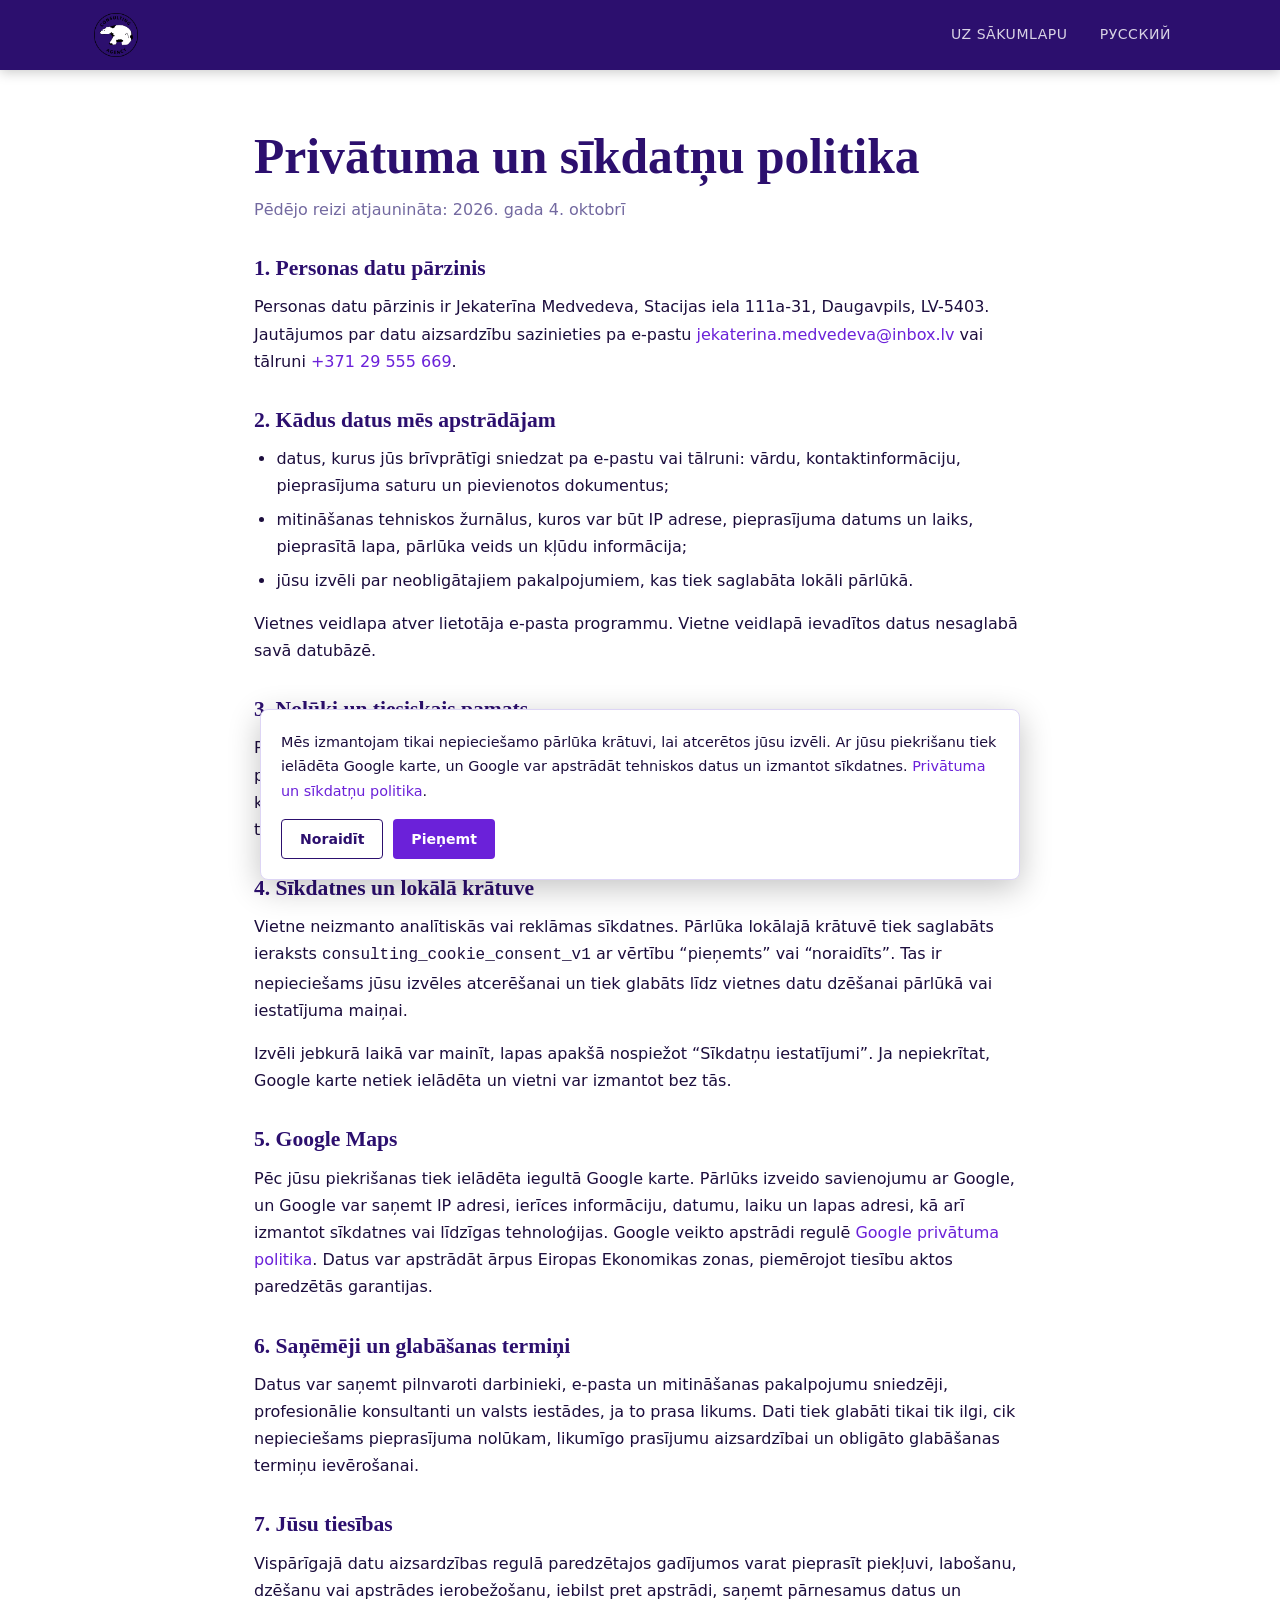
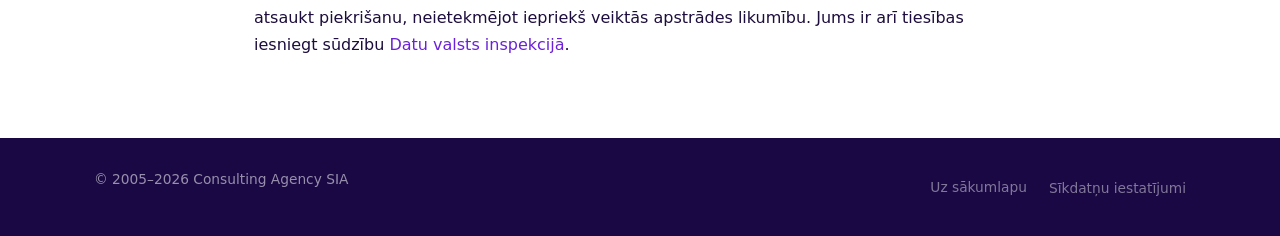
<file: privacy-LV.html>
<!DOCTYPE html>
<html lang="lv">
<head>
  <meta charset="utf-8">
  <meta name="viewport" content="width=device-width, initial-scale=1.0">
  <meta name="robots" content="index, follow">
  <title>Privātuma un sīkdatņu politika | Consulting Agency</title>
  <meta name="description" content="Consulting Agency SIA informācija par personas datu apstrādi, sīkdatnēm un trešo personu pakalpojumiem.">
  <link rel="canonical" href="https://consulting.lv/privacy-LV.html">
  <link rel="alternate" hreflang="ru" href="https://consulting.lv/privacy.html">
  <link rel="alternate" hreflang="lv" href="https://consulting.lv/privacy-LV.html">
  <link rel="stylesheet" href="styles.css">
</head>
<body>
  <header class="site-header">
    <div class="container header-inner">
      <a href="index-LV.html" class="site-logo" aria-label="Consulting Agency — sākumlapa"><img src="images/logo.png" alt="Consulting Agency"></a>
      <nav class="site-nav" aria-label="Navigācija"><a href="index-LV.html">Uz sākumlapu</a><a href="privacy.html">Русский</a></nav>
    </div>
  </header>

  <main class="legal-page">
    <article class="container legal-content">
      <h1>Privātuma un sīkdatņu politika</h1>
      <p class="legal-meta">Pēdējo reizi atjaunināta: 2026. gada 4. oktobrī</p>

      <h2>1. Personas datu pārzinis</h2>
      <p>Personas datu pārzinis ir Jekaterīna Medvedeva, Stacijas iela 111a-31, Daugavpils, LV-5403. Jautājumos par datu aizsardzību sazinieties pa e-pastu <a href="mailto:jekaterina.medvedeva@inbox.lv">jekaterina.medvedeva@inbox.lv</a> vai tālruni <a href="tel:+37129555669">+371 29 555 669</a>.</p>

      <h2>2. Kādus datus mēs apstrādājam</h2>
      <ul>
        <li>datus, kurus jūs brīvprātīgi sniedzat pa e-pastu vai tālruni: vārdu, kontaktinformāciju, pieprasījuma saturu un pievienotos dokumentus;</li>
        <li>mitināšanas tehniskos žurnālus, kuros var būt IP adrese, pieprasījuma datums un laiks, pieprasītā lapa, pārlūka veids un kļūdu informācija;</li>
        <li>jūsu izvēli par neobligātajiem pakalpojumiem, kas tiek saglabāta lokāli pārlūkā.</li>
      </ul>
      <p>Vietnes veidlapa atver lietotāja e-pasta programmu. Vietne veidlapā ievadītos datus nesaglabā savā datubāzē.</p>

      <h2>3. Nolūki un tiesiskais pamats</h2>
      <p>Pieprasījumi tiek apstrādāti, lai sniegtu atbildi, sagatavotu vai izpildītu līgumu un pildītu piemērojamos juridiskos pienākumus. Tehniskos žurnālus var apstrādāt drošības, stabilitātes un kļūdu novēršanas nolūkā, pamatojoties uz leģitīmajām interesēm. Google Maps tiek ielādēts tikai ar jūsu piekrišanu.</p>

      <h2>4. Sīkdatnes un lokālā krātuve</h2>
      <p>Vietne neizmanto analītiskās vai reklāmas sīkdatnes. Pārlūka lokālajā krātuvē tiek saglabāts ieraksts <code>consulting_cookie_consent_v1</code> ar vērtību “pieņemts” vai “noraidīts”. Tas ir nepieciešams jūsu izvēles atcerēšanai un tiek glabāts līdz vietnes datu dzēšanai pārlūkā vai iestatījuma maiņai.</p>
      <p>Izvēli jebkurā laikā var mainīt, lapas apakšā nospiežot “Sīkdatņu iestatījumi”. Ja nepiekrītat, Google karte netiek ielādēta un vietni var izmantot bez tās.</p>

      <h2>5. Google Maps</h2>
      <p>Pēc jūsu piekrišanas tiek ielādēta iegultā Google karte. Pārlūks izveido savienojumu ar Google, un Google var saņemt IP adresi, ierīces informāciju, datumu, laiku un lapas adresi, kā arī izmantot sīkdatnes vai līdzīgas tehnoloģijas. Google veikto apstrādi regulē <a href="https://policies.google.com/privacy" target="_blank" rel="noopener noreferrer">Google privātuma politika</a>. Datus var apstrādāt ārpus Eiropas Ekonomikas zonas, piemērojot tiesību aktos paredzētās garantijas.</p>

      <h2>6. Saņēmēji un glabāšanas termiņi</h2>
      <p>Datus var saņemt pilnvaroti darbinieki, e-pasta un mitināšanas pakalpojumu sniedzēji, profesionālie konsultanti un valsts iestādes, ja to prasa likums. Dati tiek glabāti tikai tik ilgi, cik nepieciešams pieprasījuma nolūkam, likumīgo prasījumu aizsardzībai un obligāto glabāšanas termiņu ievērošanai.</p>

      <h2>7. Jūsu tiesības</h2>
      <p>Vispārīgajā datu aizsardzības regulā paredzētajos gadījumos varat pieprasīt piekļuvi, labošanu, dzēšanu vai apstrādes ierobežošanu, iebilst pret apstrādi, saņemt pārnesamus datus un atsaukt piekrišanu, neietekmējot iepriekš veiktās apstrādes likumību. Jums ir arī tiesības iesniegt sūdzību <a href="https://www.dvi.gov.lv/" target="_blank" rel="noopener noreferrer">Datu valsts inspekcijā</a>.</p>
    </article>
  </main>

  <footer class="site-footer"><div class="container footer-inner"><p class="footer-copy">© 2005–2026 Consulting Agency SIA</p><nav class="footer-nav" aria-label="Kājenes navigācija"><a href="index-LV.html">Uz sākumlapu</a><button type="button" class="cookie-settings">Sīkdatņu iestatījumi</button></nav></div></footer>
  <script src="consent.js"></script>
</body>
</html>
</file>
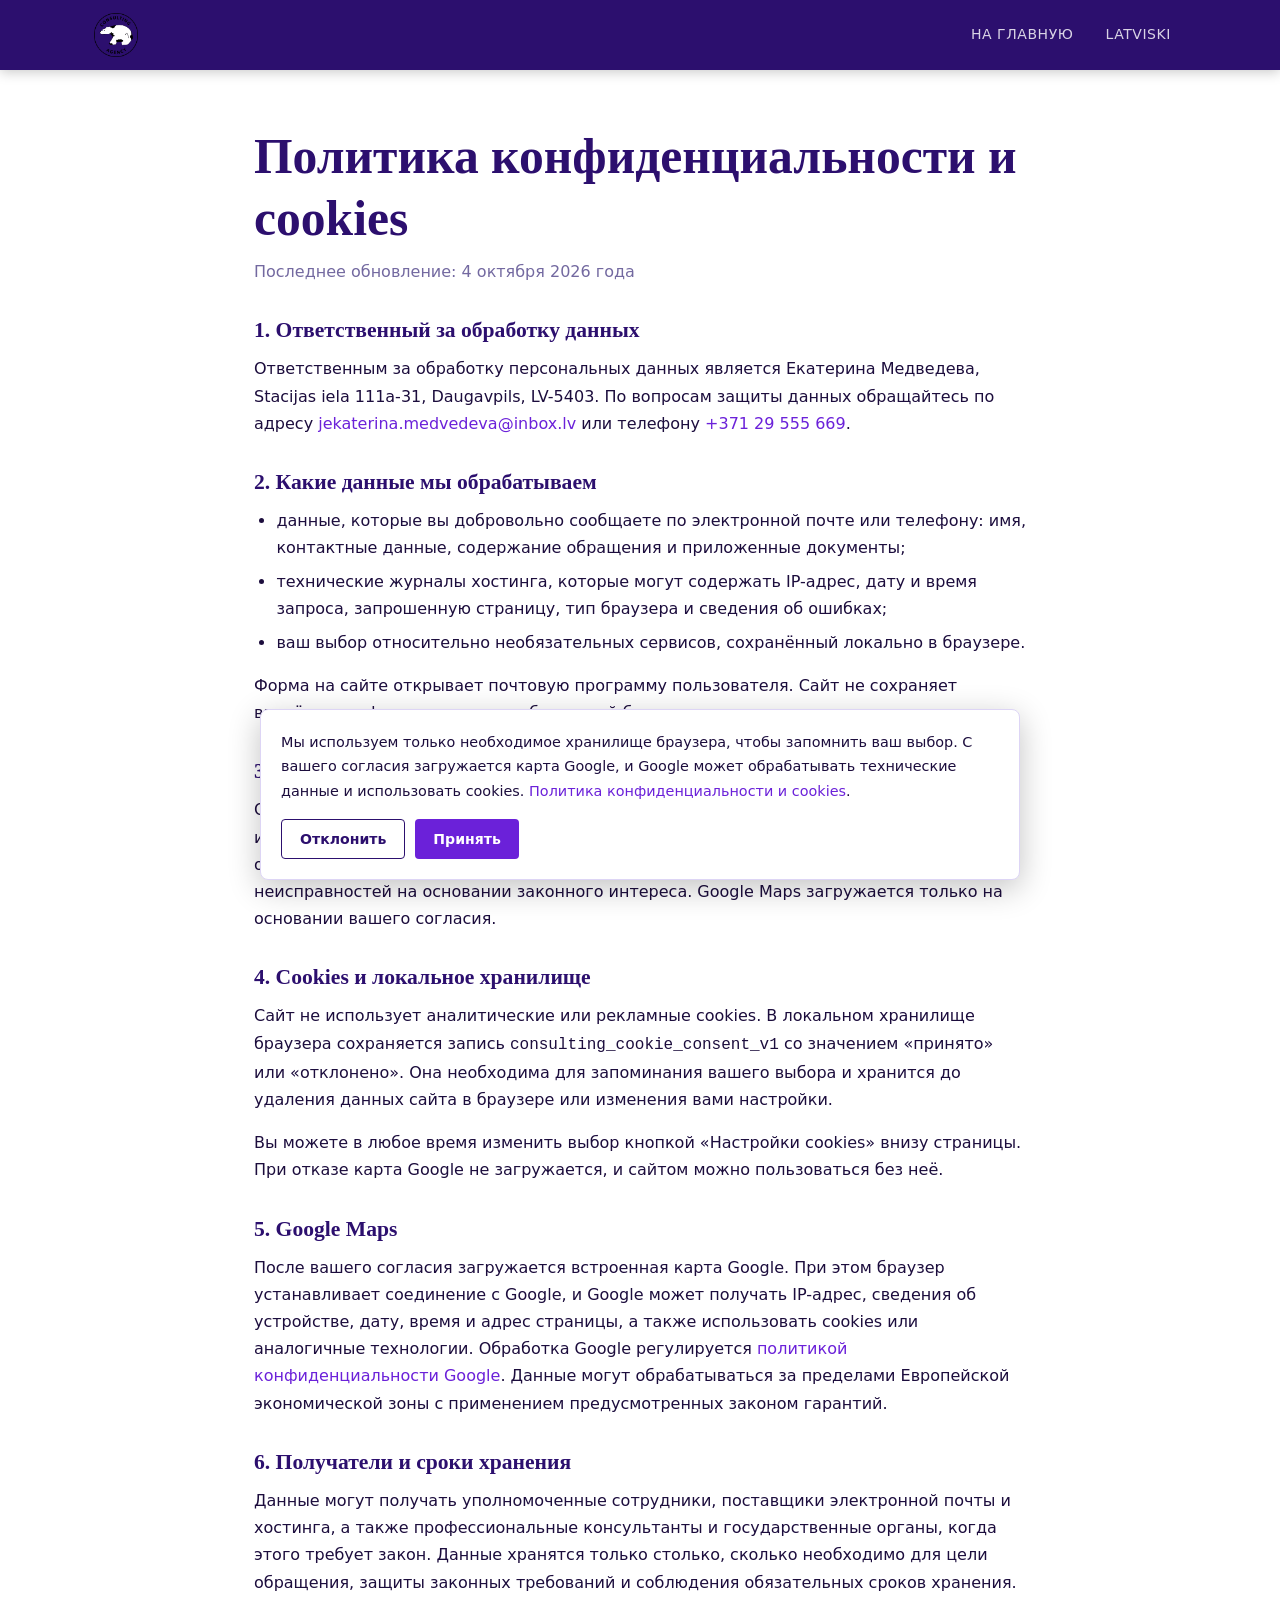
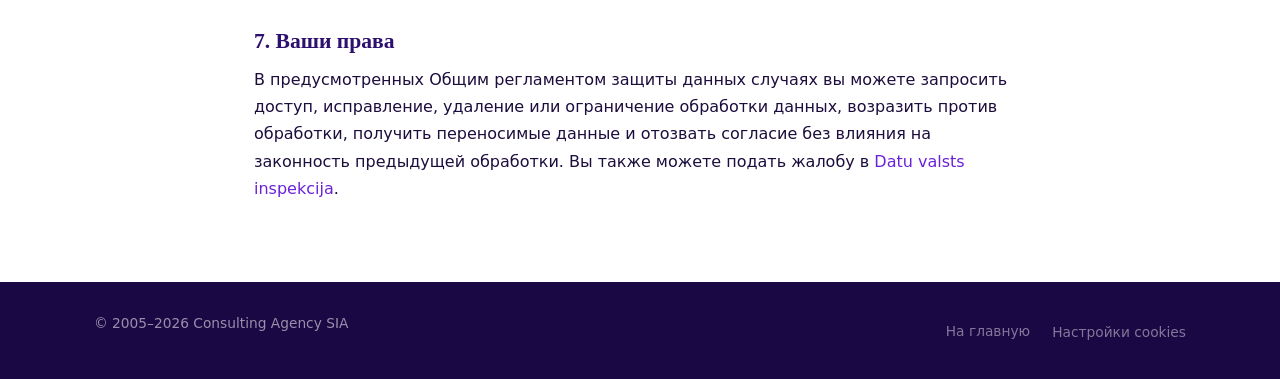
<file: privacy.html>
<!DOCTYPE html>
<html lang="ru">
<head>
  <meta charset="utf-8">
  <meta name="viewport" content="width=device-width, initial-scale=1.0">
  <meta name="robots" content="index, follow">
  <title>Политика конфиденциальности и cookies | Consulting Agency</title>
  <meta name="description" content="Информация Consulting Agency SIA об обработке персональных данных, cookies и сторонних сервисах.">
  <link rel="canonical" href="https://consulting.lv/privacy.html">
  <link rel="alternate" hreflang="ru" href="https://consulting.lv/privacy.html">
  <link rel="alternate" hreflang="lv" href="https://consulting.lv/privacy-LV.html">
  <link rel="stylesheet" href="styles.css">
</head>
<body>
  <header class="site-header">
    <div class="container header-inner">
      <a href="index.html" class="site-logo" aria-label="Consulting Agency — главная"><img src="images/logo.png" alt="Consulting Agency"></a>
      <nav class="site-nav" aria-label="Навигация"><a href="index.html">На главную</a><a href="privacy-LV.html">Latviski</a></nav>
    </div>
  </header>

  <main class="legal-page">
    <article class="container legal-content">
      <h1>Политика конфиденциальности и cookies</h1>
      <p class="legal-meta">Последнее обновление: 4 октября 2026 года</p>

      <h2>1. Ответственный за обработку данных</h2>
      <p>Ответственным за обработку персональных данных является Екатерина Медведева, Stacijas iela 111a-31, Daugavpils, LV-5403. По вопросам защиты данных обращайтесь по адресу <a href="mailto:jekaterina.medvedeva@inbox.lv">jekaterina.medvedeva@inbox.lv</a> или телефону <a href="tel:+37129555669">+371 29 555 669</a>.</p>

      <h2>2. Какие данные мы обрабатываем</h2>
      <ul>
        <li>данные, которые вы добровольно сообщаете по электронной почте или телефону: имя, контактные данные, содержание обращения и приложенные документы;</li>
        <li>технические журналы хостинга, которые могут содержать IP-адрес, дату и время запроса, запрошенную страницу, тип браузера и сведения об ошибках;</li>
        <li>ваш выбор относительно необязательных сервисов, сохранённый локально в браузере.</li>
      </ul>
      <p>Форма на сайте открывает почтовую программу пользователя. Сайт не сохраняет введённые в форму данные в собственной базе данных.</p>

      <h2>3. Цели и правовые основания</h2>
      <p>Обращения обрабатываются для ответа на запрос, подготовки или исполнения договора и выполнения применимых юридических обязанностей. Технические журналы могут обрабатываться для обеспечения безопасности, стабильности и устранения неисправностей на основании законного интереса. Google Maps загружается только на основании вашего согласия.</p>

      <h2>4. Cookies и локальное хранилище</h2>
      <p>Сайт не использует аналитические или рекламные cookies. В локальном хранилище браузера сохраняется запись <code>consulting_cookie_consent_v1</code> со значением «принято» или «отклонено». Она необходима для запоминания вашего выбора и хранится до удаления данных сайта в браузере или изменения вами настройки.</p>
      <p>Вы можете в любое время изменить выбор кнопкой «Настройки cookies» внизу страницы. При отказе карта Google не загружается, и сайтом можно пользоваться без неё.</p>

      <h2>5. Google Maps</h2>
      <p>После вашего согласия загружается встроенная карта Google. При этом браузер устанавливает соединение с Google, и Google может получать IP-адрес, сведения об устройстве, дату, время и адрес страницы, а также использовать cookies или аналогичные технологии. Обработка Google регулируется <a href="https://policies.google.com/privacy" target="_blank" rel="noopener noreferrer">политикой конфиденциальности Google</a>. Данные могут обрабатываться за пределами Европейской экономической зоны с применением предусмотренных законом гарантий.</p>

      <h2>6. Получатели и сроки хранения</h2>
      <p>Данные могут получать уполномоченные сотрудники, поставщики электронной почты и хостинга, а также профессиональные консультанты и государственные органы, когда этого требует закон. Данные хранятся только столько, сколько необходимо для цели обращения, защиты законных требований и соблюдения обязательных сроков хранения.</p>

      <h2>7. Ваши права</h2>
      <p>В предусмотренных Общим регламентом защиты данных случаях вы можете запросить доступ, исправление, удаление или ограничение обработки данных, возразить против обработки, получить переносимые данные и отозвать согласие без влияния на законность предыдущей обработки. Вы также можете подать жалобу в <a href="https://www.dvi.gov.lv/" target="_blank" rel="noopener noreferrer">Datu valsts inspekcija</a>.</p>
    </article>
  </main>

  <footer class="site-footer"><div class="container footer-inner"><p class="footer-copy">© 2005–2026 Consulting Agency SIA</p><nav class="footer-nav" aria-label="Навигация в подвале"><a href="index.html">На главную</a><button type="button" class="cookie-settings">Настройки cookies</button></nav></div></footer>
  <script src="consent.js"></script>
</body>
</html>
</file>
<file: styles.css>
﻿/* ================================================
   CONSULTING AGENCY — Modern Legal Website
   styles.css
   ================================================ */

/* --- Custom Properties --- */
:root {
  --color-primary:     #2C0F6E;   /* deep royal purple  */
  --color-primary-dk:  #1A0845;   /* darkest purple — header, footer */
  --color-accent:      #F5C518;   /* golden yellow — highlights, CTAs */
  --color-cta:         #6B21D9;   /* vivid medium purple — buttons, links */
  --color-cta-hover:   #5415B8;   /* deeper vivid purple on hover */
  --color-bg:          #FFFFFF;
  --color-bg-alt:      #F5F2FF;   /* ultra-light lavender for alt sections */
  --color-text:        #1C0D3D;   /* near-black purple for body copy */
  --color-text-muted:  #7369A0;   /* muted purple-grey */
  --color-border:      #DDD5F5;   /* soft lavender border */

  --font-heading: Georgia, 'Times New Roman', serif;
  --font-body:    system-ui, -apple-system, 'Segoe UI', sans-serif;

  --radius-sm: 4px;
  --radius-md: 8px;
  --radius-lg: 16px;

  --shadow-sm: 0 1px 4px rgba(44,15,110,0.08);
  --shadow-md: 0 4px 16px rgba(44,15,110,0.13);
  --shadow-lg: 0 8px 32px rgba(44,15,110,0.18);

  --max-width:  1140px;
  --nav-height: 70px;
}

/* --- Reset --- */
*, *::before, *::after { box-sizing: border-box; margin: 0; padding: 0; }
html { scroll-behavior: smooth; font-size: 16px; }
body {
  font-family: var(--font-body);
  color: var(--color-text);
  background: var(--color-bg);
  line-height: 1.7;
  -webkit-font-smoothing: antialiased;
}
img { max-width: 100%; height: auto; display: block; }
a { color: var(--color-cta); text-decoration: none; transition: color 0.2s; }
a:hover { color: var(--color-cta-hover); text-decoration: underline; }
ul { list-style: none; }
h1, h2, h3, h4 {
  font-family: var(--font-heading);
  color: var(--color-primary);
  line-height: 1.25;
}
h1 { font-size: clamp(1.9rem, 5vw, 3.1rem); }
h2 { font-size: clamp(1.45rem, 3.5vw, 2.15rem); margin-bottom: 1rem; }
h3 { font-size: clamp(1.05rem, 2.5vw, 1.3rem); margin-bottom: 0.65rem; }
p { margin-bottom: 1rem; }
p:last-child { margin-bottom: 0; }

/* --- Layout --- */
.container {
  width: 100%;
  max-width: var(--max-width);
  margin: 0 auto;
  padding: 0 24px;
}
section { padding: 72px 0; }
.section-alt { background: var(--color-bg-alt); }

.section-header { text-align: center; margin-bottom: 3rem; }
.section-header h2 { margin-bottom: 0.4rem; }
.section-header p { color: var(--color-text-muted); font-size: 1.02rem; max-width: 580px; margin: 0 auto; }
.section-divider {
  width: 52px; height: 3px;
  background: var(--color-accent);
  margin: 0.6rem auto 1rem;
  border-radius: 2px;
}

/* --- Header --- */
.site-header {
  position: sticky;
  top: 0; z-index: 100;
  background: var(--color-primary);
  box-shadow: 0 2px 12px rgba(0,0,0,0.22);
  height: var(--nav-height);
  display: flex;
  align-items: center;
}
.header-inner {
  display: flex;
  align-items: center;
  justify-content: space-between;
  width: 100%;
  max-width: var(--max-width);
  margin: 0 auto;
  padding: 0 24px;
  gap: 16px;
}
.site-logo img { height: 44px; width: auto; }

.site-nav { display: flex; align-items: center; gap: 2px; }
.site-nav a {
  color: rgba(255,255,255,0.82);
  font-size: 0.875rem;
  font-weight: 500;
  letter-spacing: 0.04em;
  text-transform: uppercase;
  padding: 8px 15px;
  border-radius: var(--radius-sm);
  text-decoration: none;
  transition: color 0.2s, background 0.2s;
}
.site-nav a:hover { color: #fff; background: rgba(255,255,255,0.1); text-decoration: none; }

.lang-switcher { display: flex; align-items: center; gap: 4px; }
.lang-switcher a {
  font-size: 0.78rem;
  font-weight: 700;
  letter-spacing: 0.07em;
  color: rgba(255,255,255,0.55);
  padding: 4px 9px;
  border-radius: var(--radius-sm);
  border: 1.5px solid rgba(255,255,255,0.22);
  text-decoration: none;
  transition: all 0.2s;
}
.lang-switcher a:hover,
.lang-switcher a.active {
  color: var(--color-accent);
  border-color: var(--color-accent);
  background: rgba(196,154,34,0.12);
  text-decoration: none;
}

/* Hamburger */
.nav-toggle {
  display: none;
  flex-direction: column;
  justify-content: center;
  gap: 5px;
  background: none;
  border: none;
  cursor: pointer;
  padding: 6px;
  border-radius: var(--radius-sm);
}
.nav-toggle span {
  display: block;
  width: 22px; height: 2px;
  background: #fff;
  border-radius: 2px;
  transition: all 0.25s;
}

/* --- Hero --- */
.hero {
  background: linear-gradient(135deg, var(--color-primary) 0%, var(--color-cta) 100%);
  padding: 96px 0 76px;
}
.hero-content { max-width: 700px; }
.hero-eyebrow {
  display: inline-block;
  font-size: 0.78rem;
  font-weight: 700;
  letter-spacing: 0.1em;
  text-transform: uppercase;
  color: var(--color-accent);
  margin-bottom: 1rem;
}
.hero h1 { color: #fff; margin-bottom: 1.2rem; font-weight: 700; }
.hero-tagline { font-size: 1.1rem; color: rgba(255,255,255,0.82); margin-bottom: 2rem; max-width: 560px; }
.hero-actions { display: flex; gap: 14px; flex-wrap: wrap; margin-bottom: 3rem; }

.btn {
  display: inline-block;
  padding: 13px 30px;
  border-radius: var(--radius-sm);
  font-family: var(--font-body);
  font-size: 0.92rem;
  font-weight: 600;
  letter-spacing: 0.03em;
  cursor: pointer;
  text-decoration: none;
  transition: all 0.22s;
  border: 2px solid transparent;
}
.btn-primary { background: var(--color-accent); color: var(--color-primary); border-color: var(--color-accent); }
.btn-primary:hover {
  background: #e8b800; border-color: #e8b800; color: var(--color-primary);
  text-decoration: none; box-shadow: 0 4px 20px rgba(245,197,24,0.45); transform: translateY(-1px);
}
.btn-outline { background: transparent; color: #fff; border-color: rgba(255,255,255,0.5); }
.btn-outline:hover { background: rgba(255,255,255,0.1); border-color: #fff; color: #fff; text-decoration: none; }

.hero-stats { display: flex; gap: 40px; flex-wrap: wrap; }
.hero-stat { display: flex; flex-direction: column; }
.hero-stat-num { font-family: var(--font-heading); font-size: 2rem; color: var(--color-accent); font-weight: 700; line-height: 1; }
.hero-stat-label { font-size: 0.75rem; color: rgba(255,255,255,0.58); text-transform: uppercase; letter-spacing: 0.07em; margin-top: 3px; }

/* --- About --- */
.about-grid {
  display: grid;
  grid-template-columns: 1fr 1fr;
  gap: 56px;
  align-items: start;
}
.about-text p { color: var(--color-text); font-size: 1.01rem; }

.expert-card {
  background: var(--color-bg-alt);
  border-radius: var(--radius-lg);
  padding: 36px;
  border-left: 4px solid var(--color-accent);
  box-shadow: var(--shadow-sm);
}
.expert-card h3 { color: var(--color-primary); margin-bottom: 0.1rem; }
.expert-role {
  font-size: 0.8rem;
  color: var(--color-text-muted);
  text-transform: uppercase;
  letter-spacing: 0.09em;
  margin-bottom: 1.1rem;
  display: block;
}
.expert-card p { font-size: 0.95rem; color: var(--color-text); }

/* --- Advantages --- */
.advantages-grid {
  display: grid;
  grid-template-columns: repeat(auto-fit, minmax(240px, 1fr));
  gap: 24px;
}
.advantage-card {
  background: var(--color-bg);
  border-radius: var(--radius-md);
  padding: 28px 24px;
  box-shadow: var(--shadow-sm);
  border-top: 3px solid var(--color-accent);
}
.advantage-icon { font-size: 1.5rem; margin-bottom: 10px; line-height: 1; }
.advantage-card h3 { font-size: 0.98rem; margin-bottom: 0.45rem; }
.advantage-card p { font-size: 0.88rem; color: var(--color-text-muted); margin-bottom: 0; }

/* --- Services --- */
.services-grid {
  display: grid;
  grid-template-columns: repeat(auto-fit, minmax(300px, 1fr));
  gap: 24px;
}
.service-card {
  background: var(--color-bg-alt);
  border-radius: var(--radius-md);
  padding: 30px 26px;
  box-shadow: var(--shadow-sm);
  transition: box-shadow 0.25s, transform 0.25s;
}
.service-card:hover { box-shadow: var(--shadow-md); transform: translateY(-3px); }
.service-icon {
  width: 46px; height: 46px;
  background: var(--color-primary);
  border-radius: var(--radius-sm);
  display: flex; align-items: center; justify-content: center;
  font-size: 1.25rem;
  margin-bottom: 14px;
}
.service-card h3 { font-size: 1rem; margin-bottom: 10px; color: var(--color-primary); }
.service-card ul { padding: 0; }
.service-card ul li {
  font-size: 0.875rem;
  color: var(--color-text);
  padding: 4px 0 4px 17px;
  position: relative;
  line-height: 1.5;
}
.service-card ul li::before {
  content: '\203A';
  position: absolute; left: 0;
  color: var(--color-accent);
  font-weight: 700;
  font-size: 1.1rem;
  line-height: 1.4;
}

/* --- Contacts --- */
.contacts-grid {
  display: grid;
  grid-template-columns: 1fr 1fr;
  gap: 52px;
  align-items: start;
}
.contact-form-wrap h3 { margin-bottom: 1.5rem; }
.form-group { margin-bottom: 18px; }
.form-group label {
  display: block;
  font-size: 0.82rem;
  font-weight: 600;
  color: var(--color-primary);
  margin-bottom: 5px;
  letter-spacing: 0.03em;
}
.form-group input,
.form-group textarea {
  width: 100%;
  padding: 11px 15px;
  border: 1.5px solid var(--color-border);
  border-radius: var(--radius-sm);
  font-family: var(--font-body);
  font-size: 0.93rem;
  color: var(--color-text);
  background: var(--color-bg);
  transition: border-color 0.2s, box-shadow 0.2s;
  outline: none;
}
.form-group input:focus,
.form-group textarea:focus {
  border-color: var(--color-cta);
  box-shadow: 0 0 0 3px rgba(27,95,160,0.12);
}
.form-group textarea { resize: vertical; min-height: 120px; }
.btn-submit {
  background: var(--color-primary);
  color: #fff;
  border: none;
  padding: 13px 30px;
  font-family: var(--font-body);
  font-size: 0.92rem;
  font-weight: 600;
  border-radius: var(--radius-sm);
  cursor: pointer;
  transition: all 0.22s;
  letter-spacing: 0.03em;
}
.btn-submit:hover { background: var(--color-primary-dk); box-shadow: var(--shadow-md); transform: translateY(-1px); }

.contact-info h3 { margin-bottom: 1.4rem; }
.contact-info-list { display: flex; flex-direction: column; gap: 16px; margin-bottom: 24px; }
.contact-info-item { display: flex; gap: 13px; align-items: flex-start; }
.contact-info-icon {
  width: 36px; height: 36px;
  background: var(--color-primary);
  border-radius: var(--radius-sm);
  display: flex; align-items: center; justify-content: center;
  font-size: 0.95rem;
  flex-shrink: 0; margin-top: 2px;
}
.contact-info-body strong {
  display: block;
  font-size: 0.75rem;
  text-transform: uppercase;
  letter-spacing: 0.08em;
  color: var(--color-text-muted);
  margin-bottom: 2px;
}
.contact-info-body a,
.contact-info-body span { font-size: 0.95rem; color: var(--color-text); }
.contact-info-body a:hover { color: var(--color-cta); }

.iban-display {
  font-family: 'Courier New', monospace;
  font-size: 0.88rem;
  background: var(--color-bg-alt);
  padding: 7px 11px;
  border-radius: var(--radius-sm);
  border: 1px solid var(--color-border);
  letter-spacing: 0.04em;
  color: var(--color-text);
  word-break: break-all;
}

.social-section-label {
  font-size: 0.75rem;
  text-transform: uppercase;
  letter-spacing: 0.09em;
  color: var(--color-text-muted);
  font-weight: 600;
  margin-bottom: 10px;
  display: block;
}
.social-links { display: flex; gap: 8px; flex-wrap: wrap; margin-bottom: 24px; }
.social-link {
  display: flex;
  align-items: center;
  gap: 7px;
  padding: 7px 13px;
  border: 1.5px solid var(--color-border);
  border-radius: var(--radius-sm);
  font-size: 0.82rem;
  color: var(--color-text);
  text-decoration: none;
  transition: all 0.2s;
}
.social-link:hover {
  border-color: var(--color-primary);
  color: var(--color-primary);
  background: rgba(27,58,92,0.05);
  text-decoration: none;
}
.social-link img { width: 18px; height: 18px; object-fit: contain; }

.contact-map { border-radius: var(--radius-md); overflow: hidden; box-shadow: var(--shadow-sm); }
.contact-map iframe { display: none; width: 100%; height: 270px; border: 0; }
.contact-map.has-consent iframe { display: block; }
.contact-map.has-consent .map-placeholder { display: none; }
.map-placeholder {
  min-height: 270px;
  padding: 28px;
  background: var(--color-bg-alt);
  display: flex;
  flex-direction: column;
  align-items: center;
  justify-content: center;
  text-align: center;
}
.btn-map-consent,
.cookie-button {
  border: 0;
  border-radius: var(--radius-sm);
  padding: 11px 18px;
  font: 600 0.88rem var(--font-body);
  cursor: pointer;
}
.btn-map-consent,
.cookie-button.accept { background: var(--color-cta); color: #fff; }
.cookie-button.reject { background: #fff; color: var(--color-primary); border: 1.5px solid var(--color-primary); }

/* --- Articles --- */
.articles-grid {
  display: grid;
  grid-template-columns: repeat(auto-fit, minmax(300px, 1fr));
  gap: 24px;
  align-items: start;
}
.article-card {
  background: var(--color-bg);
  border: 1.5px solid var(--color-border);
  border-radius: var(--radius-md);
  overflow: hidden;
  display: flex;
  flex-direction: column;
  transition: box-shadow 0.25s;
}
.article-card:hover { box-shadow: var(--shadow-md); }
.article-card-header { background: var(--color-primary); padding: 20px 22px 16px; }
.article-tag {
  font-size: 0.7rem;
  text-transform: uppercase;
  letter-spacing: 0.1em;
  color: var(--color-accent);
  font-weight: 700;
  margin-bottom: 6px;
  display: block;
}
.article-card-header h3 { color: #fff; font-size: 1rem; margin-bottom: 0; }
.article-card-body { padding: 20px 22px; flex: 1; display: flex; flex-direction: column; }
.article-excerpt { font-size: 0.9rem; color: var(--color-text-muted); flex: 1; margin-bottom: 1rem; }
.article-full { font-size: 0.9rem; color: var(--color-text); display: none; margin-bottom: 1rem; }
.article-full p { margin-bottom: 0.7rem; }
.article-full li { margin-bottom: 0.35rem; }
.article-full ol, .article-full ul { padding-left: 1.2rem; margin-bottom: 0.7rem; }
.article-toggle {
  background: none;
  border: 1.5px solid var(--color-primary);
  color: var(--color-primary);
  padding: 8px 17px;
  border-radius: var(--radius-sm);
  font-family: var(--font-body);
  font-size: 0.82rem;
  font-weight: 600;
  cursor: pointer;
  transition: all 0.2s;
  align-self: flex-start;
}
.article-toggle:hover { background: var(--color-primary); color: #fff; }

/* --- Footer --- */
.site-footer { background: var(--color-primary-dk); color: rgba(255,255,255,0.55); padding: 30px 0; }
.footer-inner { display: flex; align-items: center; justify-content: space-between; flex-wrap: wrap; gap: 12px; }
.footer-copy { font-size: 0.86rem; }
.footer-nav { display: flex; gap: 22px; }
.footer-nav a { font-size: 0.86rem; color: rgba(255,255,255,0.45); text-decoration: none; transition: color 0.2s; }
.footer-nav a:hover { color: var(--color-accent); text-decoration: none; }
.cookie-settings {
  padding: 0;
  border: 0;
  background: none;
  color: rgba(255,255,255,0.45);
  font: 0.86rem var(--font-body);
  cursor: pointer;
}
.cookie-settings:hover { color: var(--color-accent); }

/* --- Cookie consent --- */
.cookie-banner {
  position: fixed;
  z-index: 1000;
  left: 20px;
  right: 20px;
  bottom: 20px;
  max-width: 760px;
  margin: 0 auto;
  padding: 20px;
  border: 1px solid var(--color-border);
  border-radius: var(--radius-md);
  background: #fff;
  box-shadow: 0 8px 32px rgba(0,0,0,0.24);
}
.cookie-banner[hidden] { display: none; }
.cookie-banner p { font-size: 0.9rem; }
.cookie-actions { display: flex; gap: 10px; flex-wrap: wrap; margin-top: 14px; }

/* --- Privacy pages --- */
.legal-page { padding: 56px 0 80px; }
.legal-content { max-width: 820px; }
.legal-content h1 { margin-bottom: 0.5rem; }
.legal-content h2 { margin: 2rem 0 0.7rem; font-size: 1.35rem; }
.legal-content ul { list-style: disc; padding-left: 1.4rem; margin-bottom: 1rem; }
.legal-content li { margin-bottom: 0.4rem; }
.legal-meta { color: var(--color-text-muted); }

/* --- Responsive --- */
@media (max-width: 900px) {
  .about-grid,
  .contacts-grid { grid-template-columns: 1fr; gap: 32px; }
  .hero-stats { gap: 24px; }
}

@media (max-width: 680px) {
  :root { --nav-height: 60px; }
  .site-nav {
    display: none;
    position: absolute;
    top: var(--nav-height); left: 0; right: 0;
    background: var(--color-primary);
    flex-direction: column;
    padding: 8px 0 16px;
    box-shadow: 0 8px 24px rgba(0,0,0,0.25);
  }
  .site-nav.is-open { display: flex; }
  .site-nav a { padding: 12px 24px; border-radius: 0; }
  .nav-toggle { display: flex; }
  .hero { padding: 56px 0 44px; }
  section { padding: 48px 0; }
  .services-grid, .articles-grid { grid-template-columns: 1fr; }
  .footer-inner { flex-direction: column; text-align: center; }
  .footer-nav { flex-wrap: wrap; justify-content: center; gap: 14px; }
}
</file>
